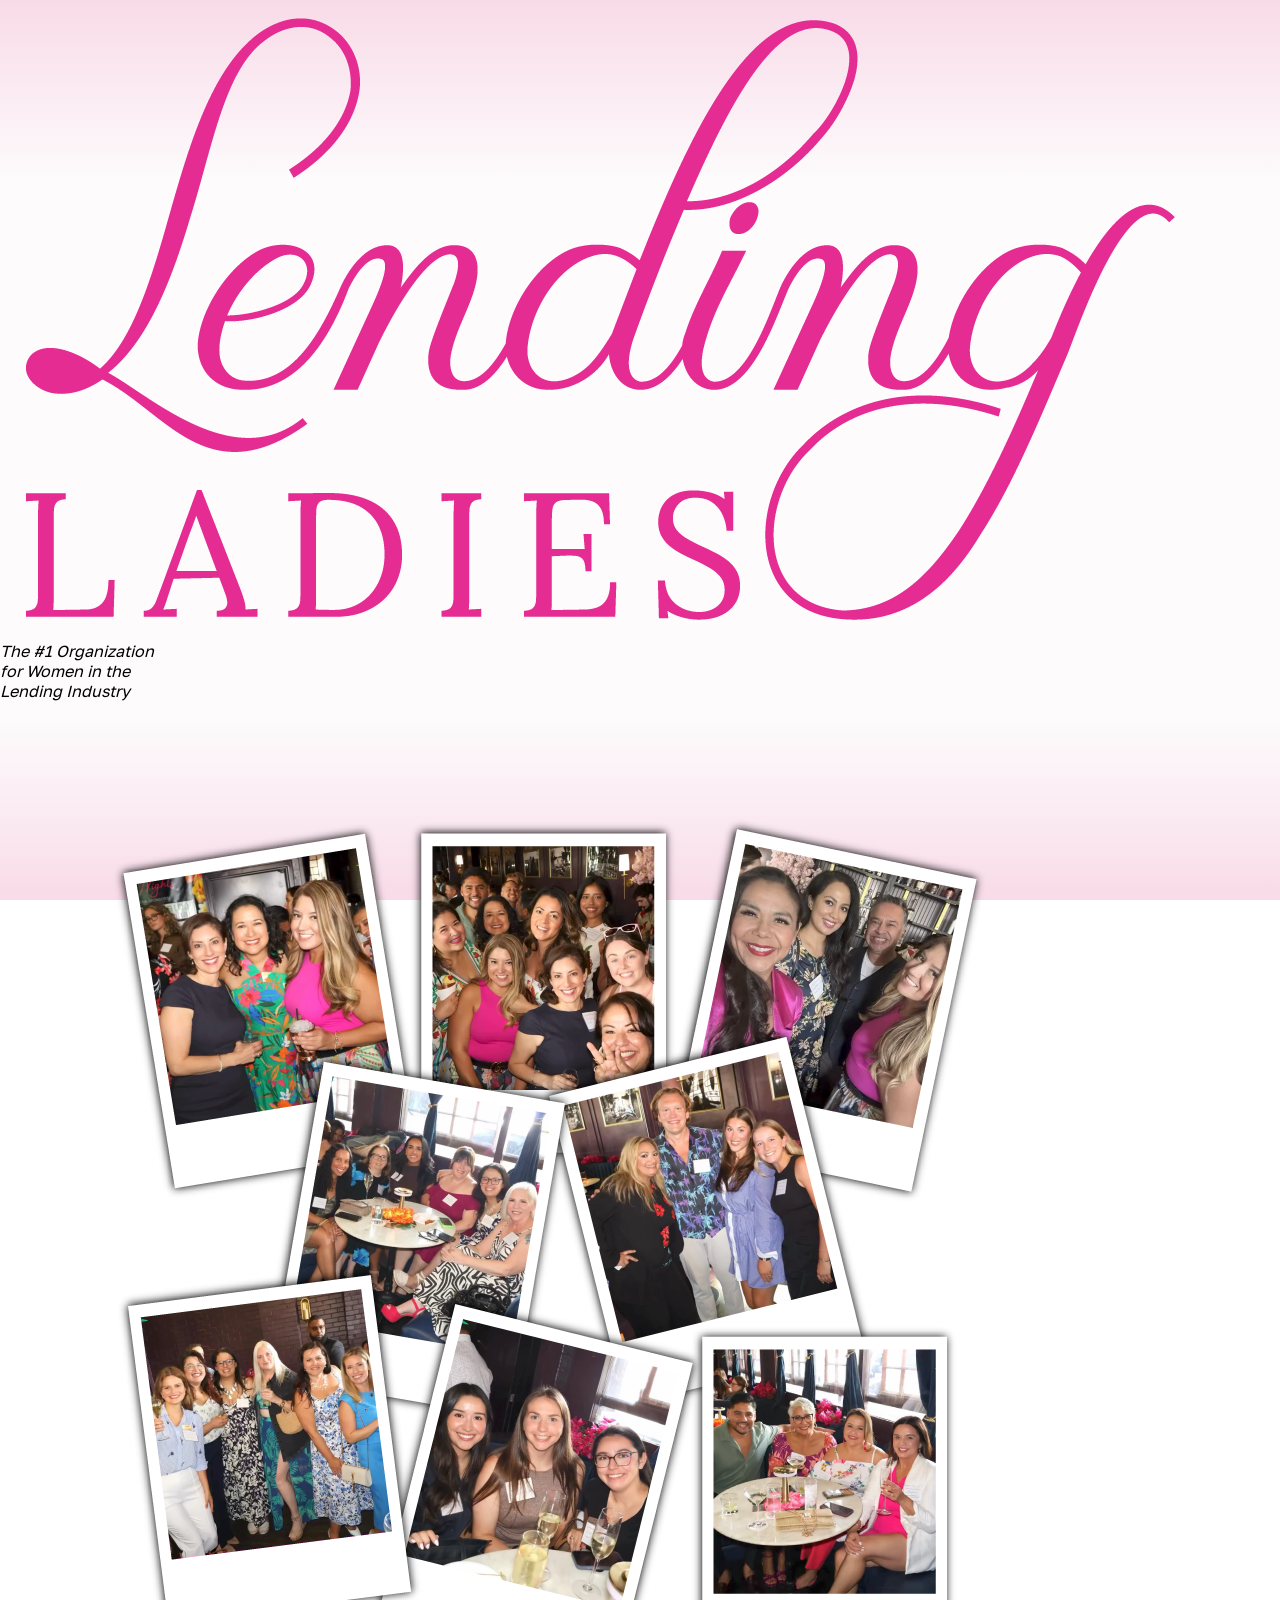
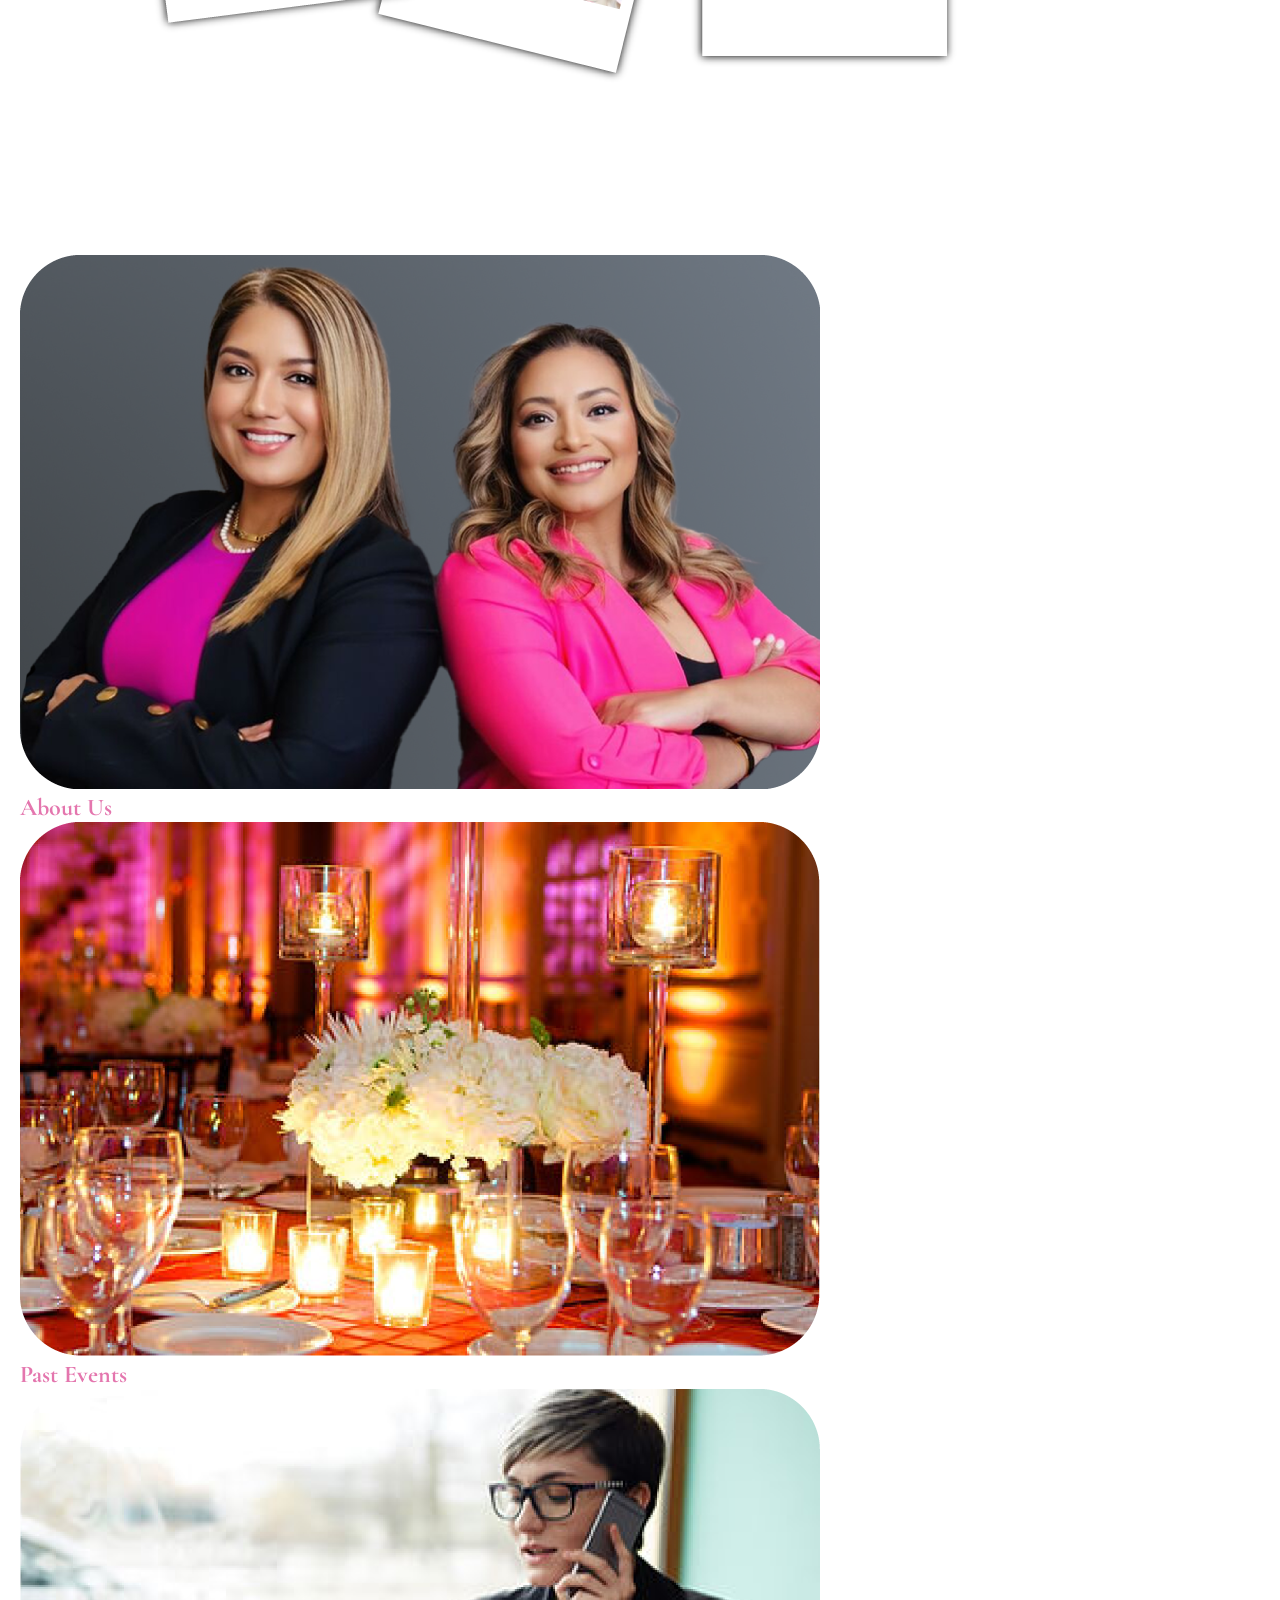
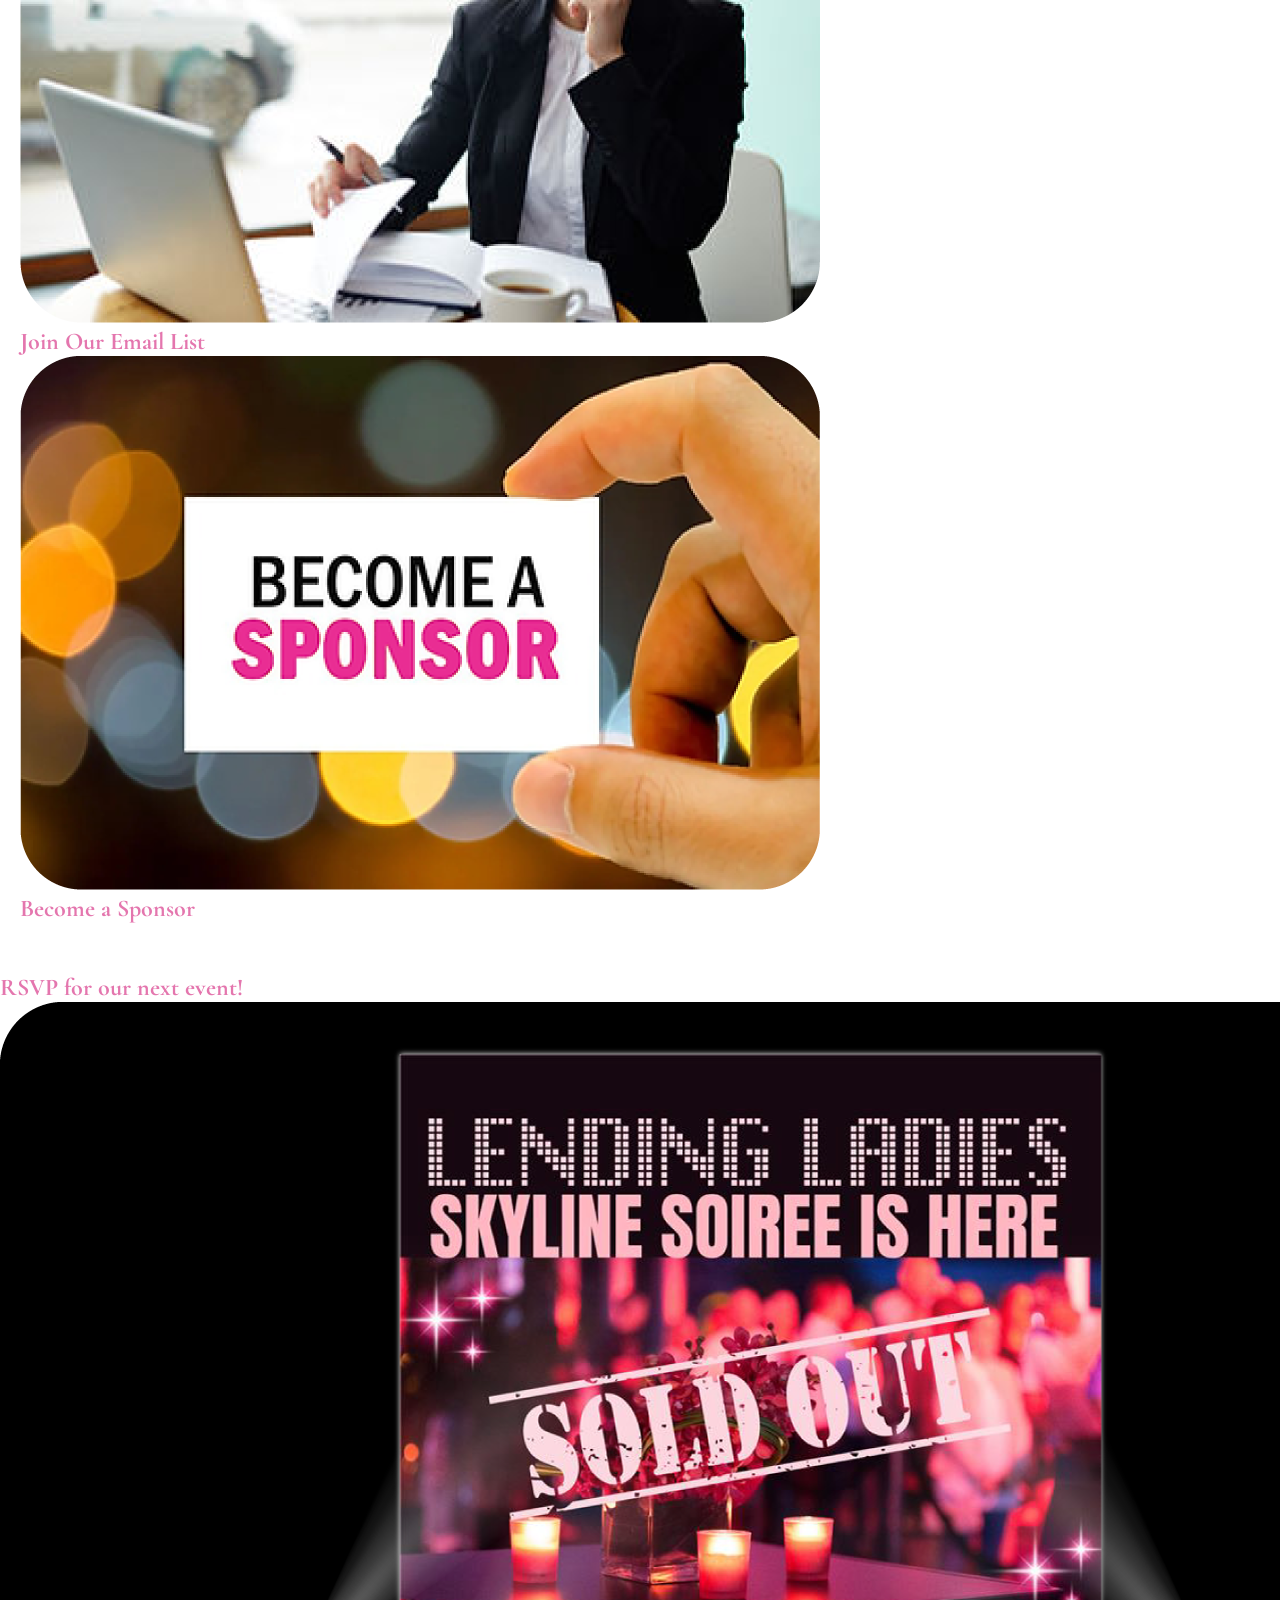
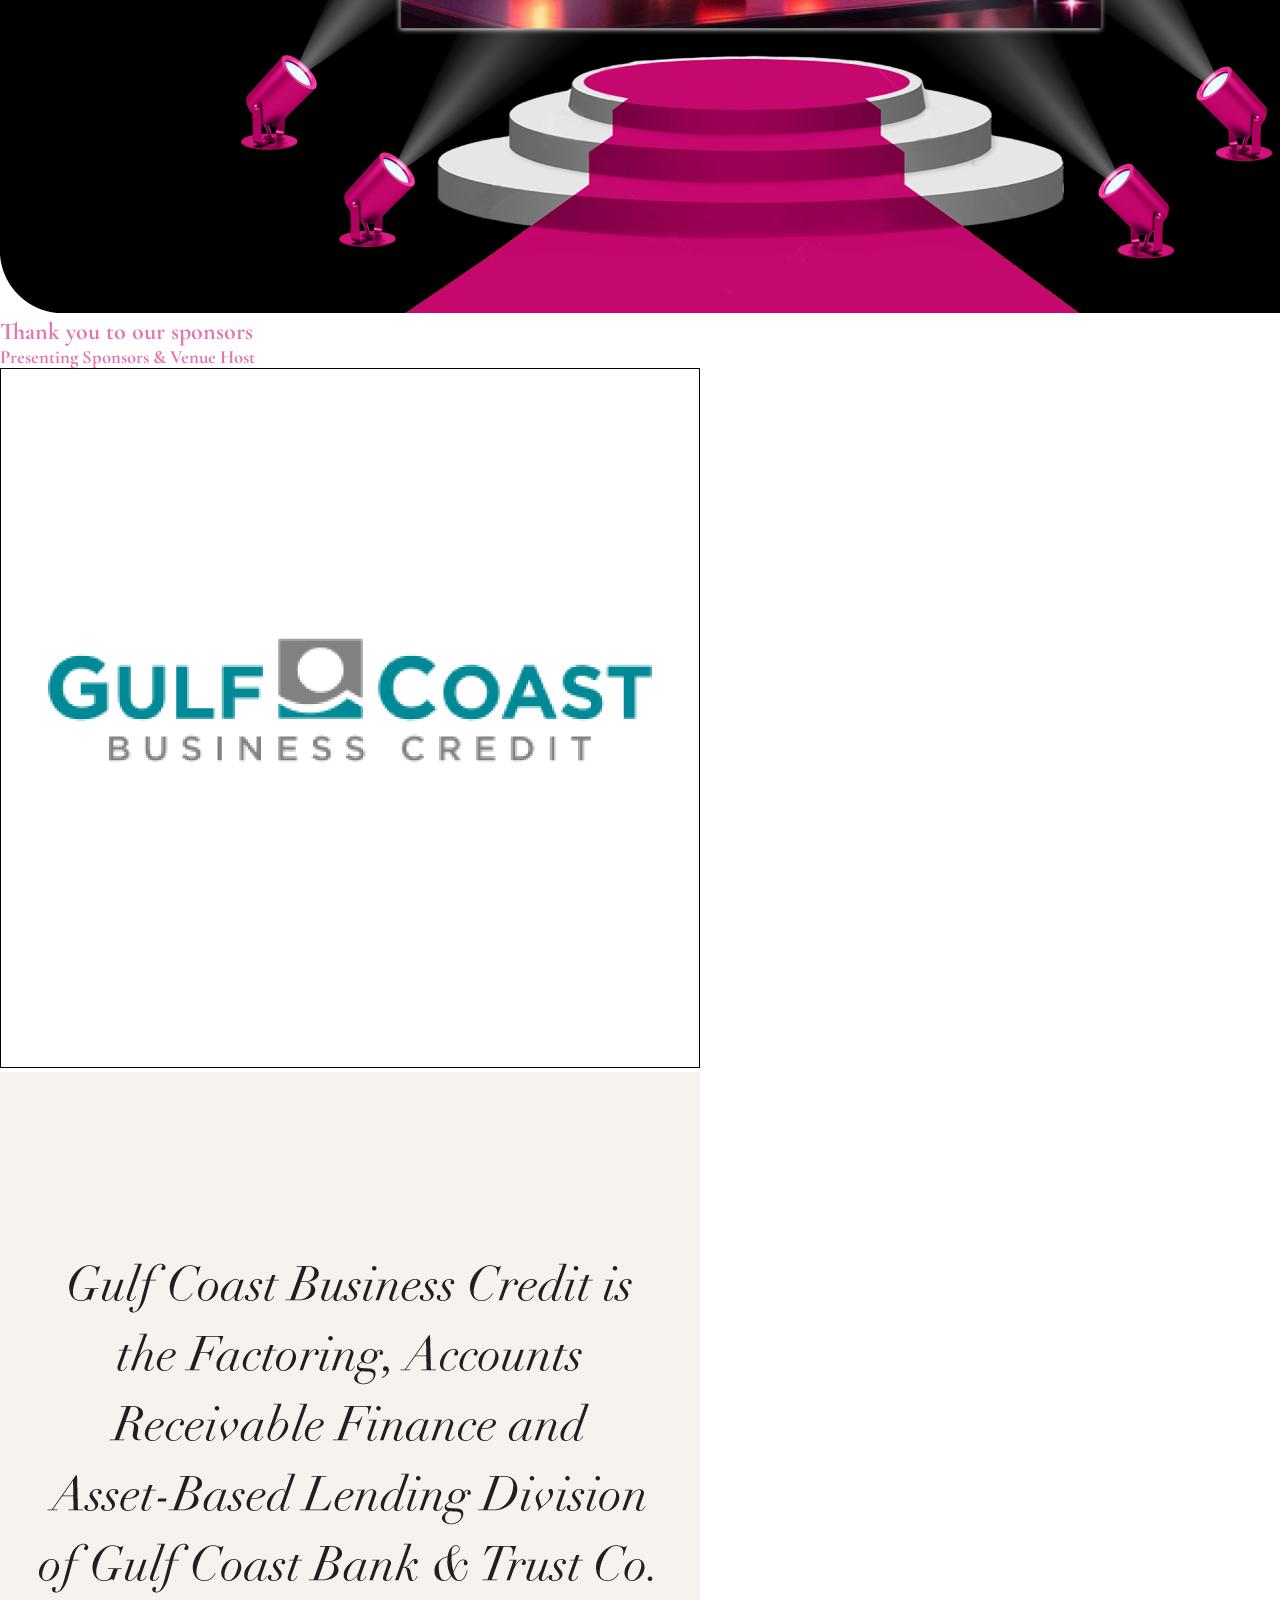
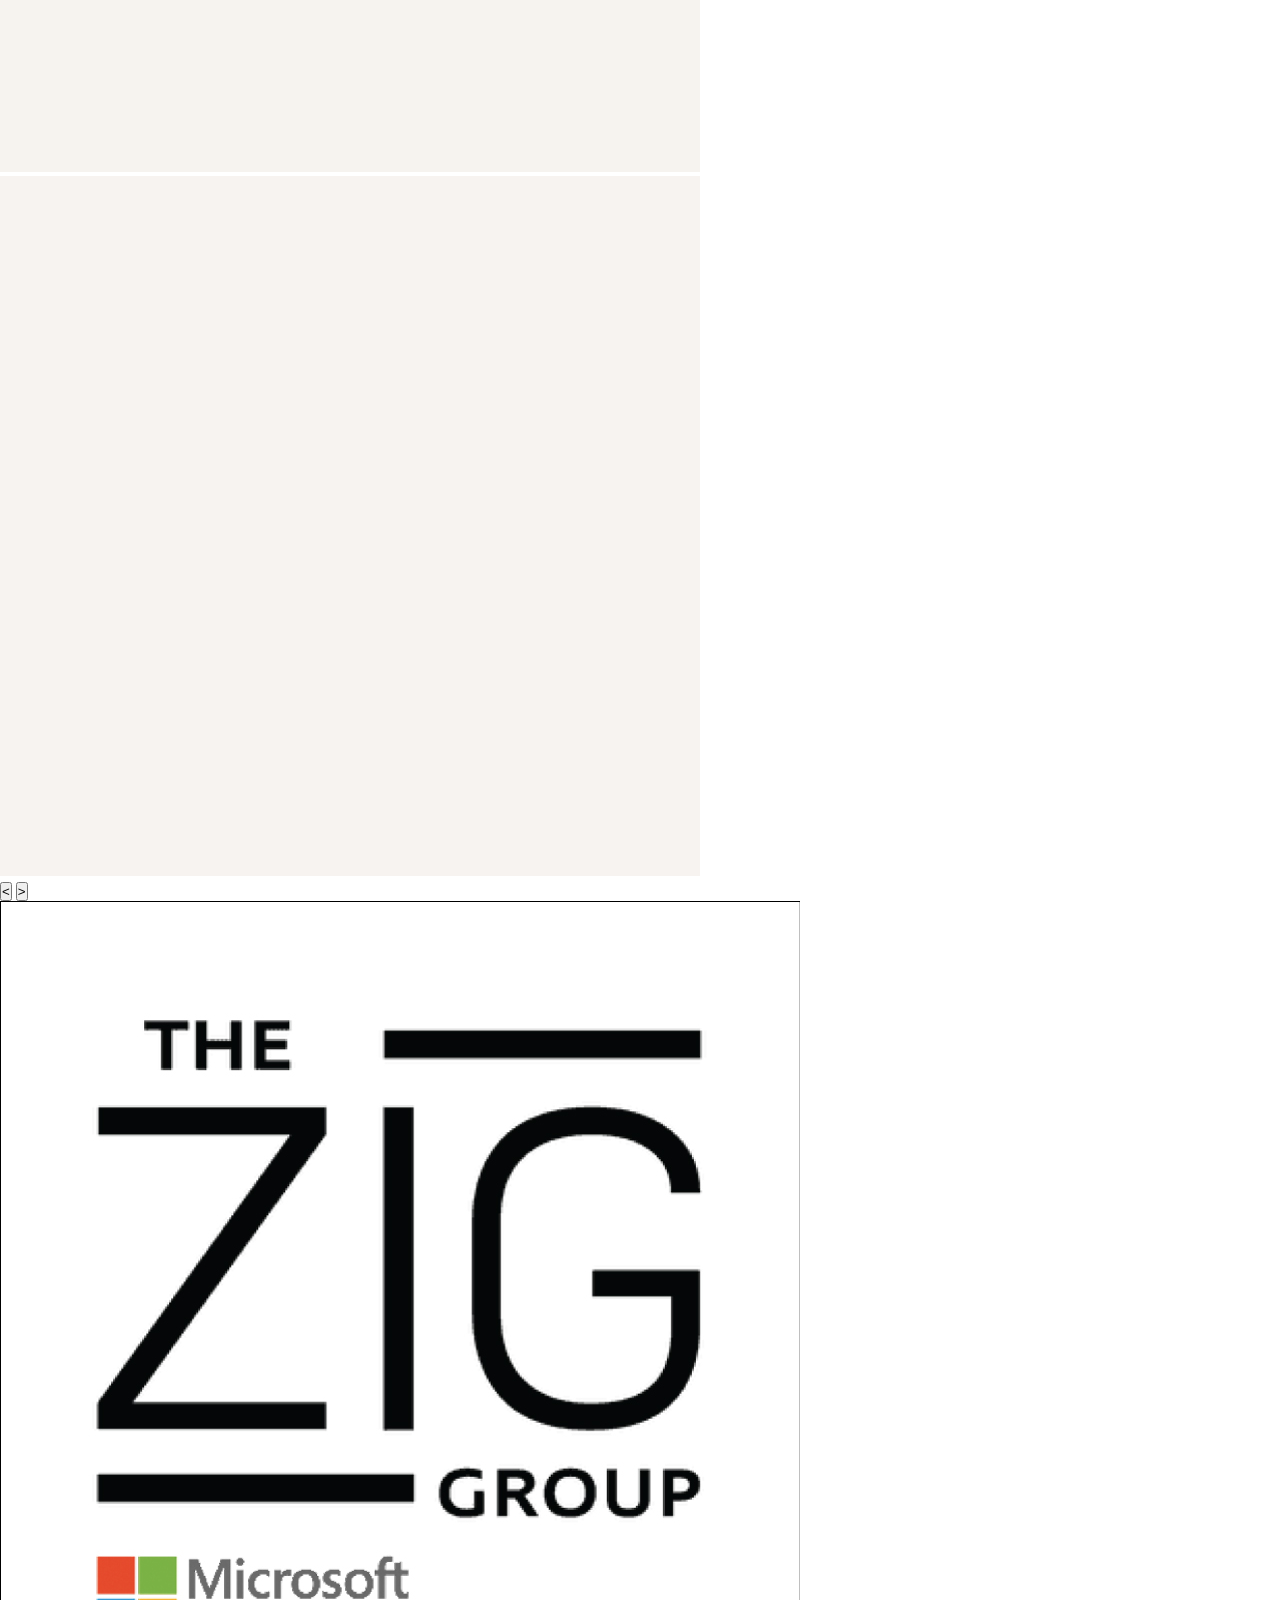
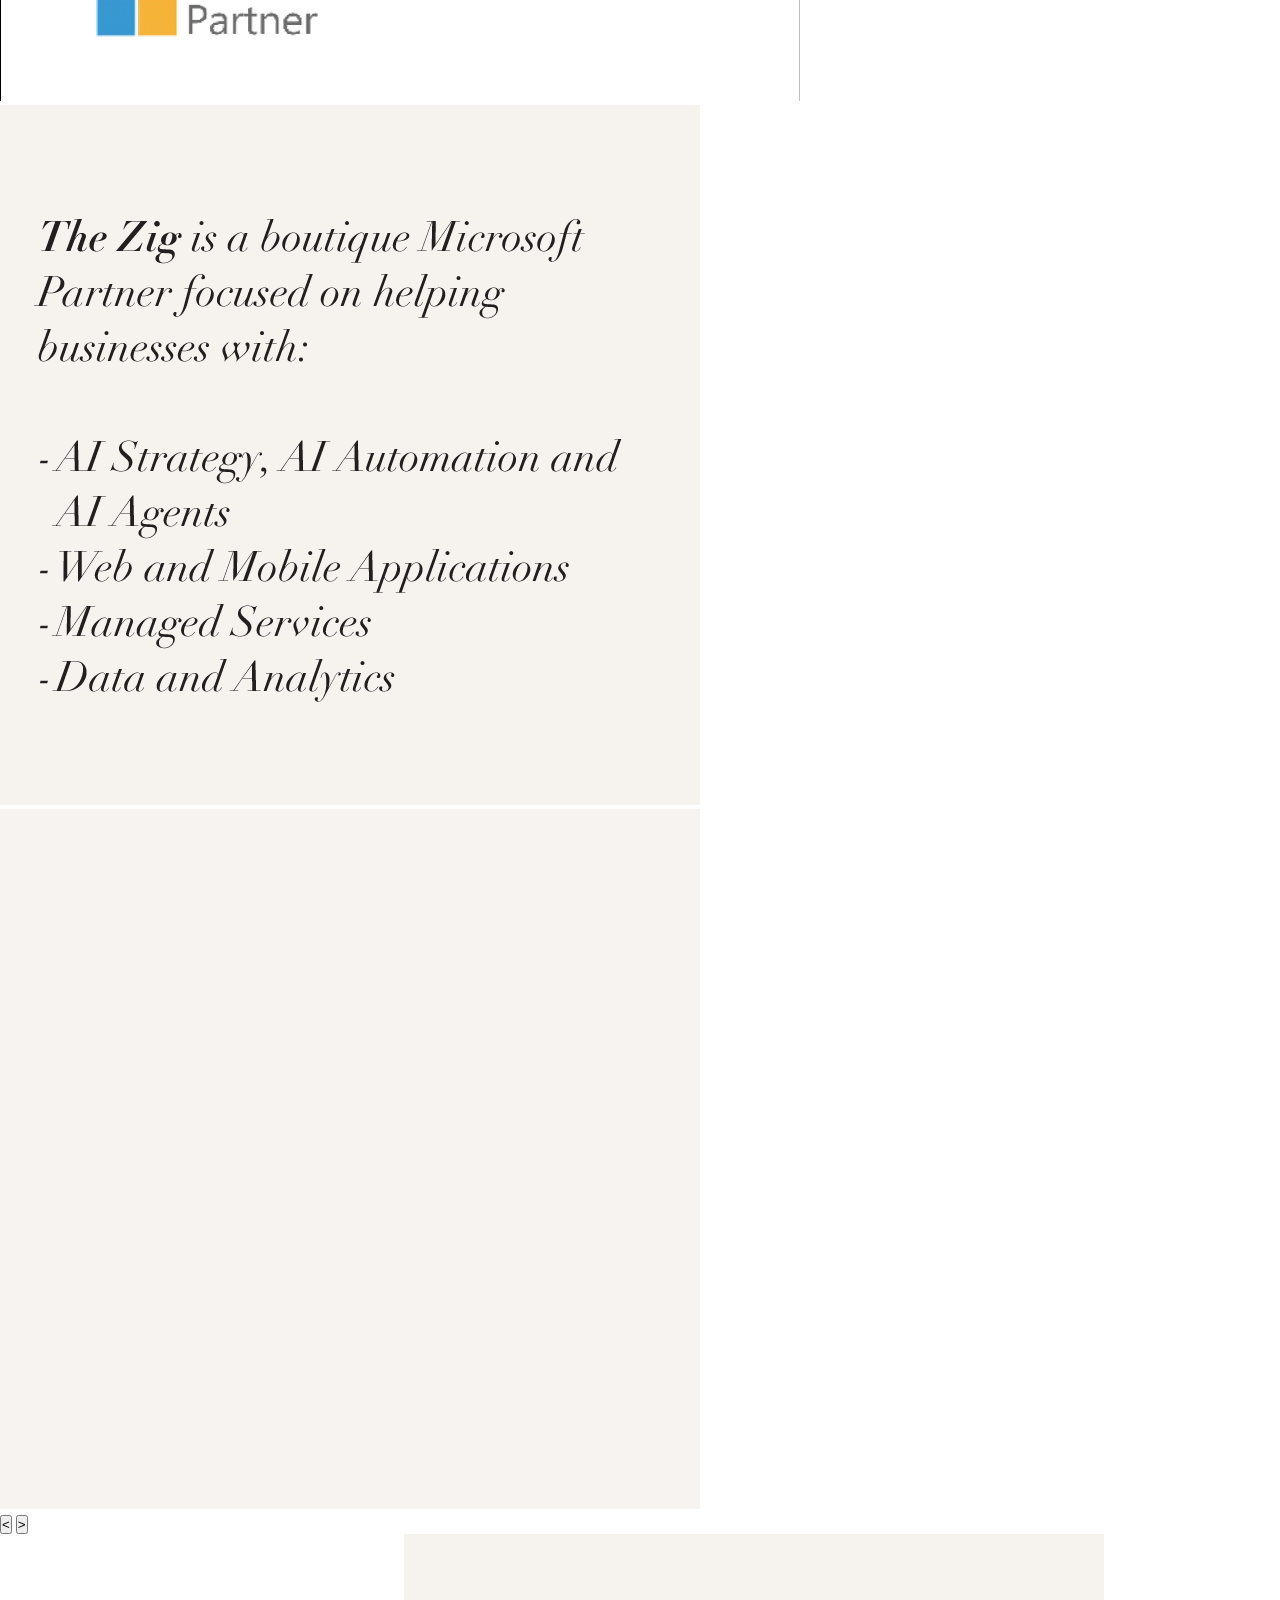
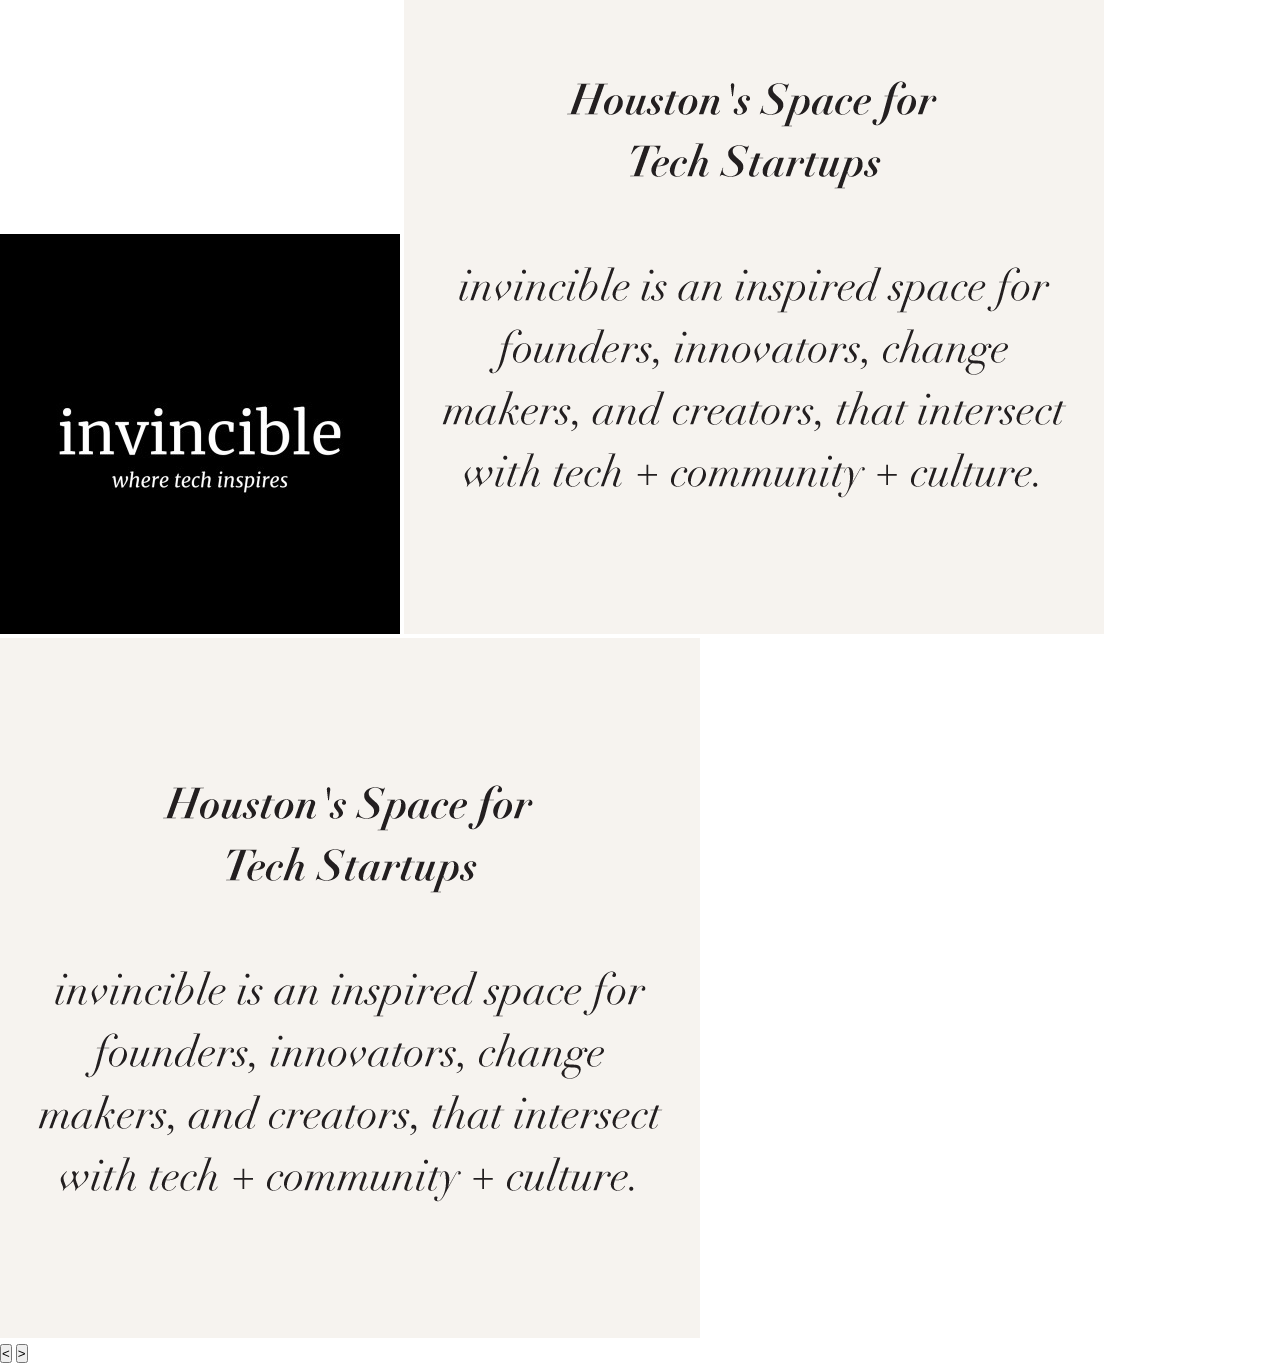
<file: Index.html>
<!DOCTYPE html>
<html lang="en">
<head>
    <meta charset="UTF-8">
    <meta name="viewport" content="width=device-width, initial-scale=1.0">
    <title>Document</title>
    <link rel="stylesheet" href="style.css">
</head>
<body>
 <section class="intro-section">
    <div class="intro-container">
        <div class="column-left">
            <img src="img/LOGO LENDING LADIES.png" alt="Lending Ladies Logo" class="logo">
            <div class="tagline-box">
                <p>
                     <i>
            <span class="black-text">The</span> <span class="pink-text">#1 Organization</span><br>
            <span class="black-text">for Women in the</span><br>
            <span class="pink-text">Lending Industry</span>
        </i>
                </p>
            </div>
        </div>

        <div class="column-right">
            <img src="img/IMA-FOR-BG-COLLAGE.png" alt="Fotografía de la organización" class="photo-image">
        </div>
    </div>
</section>

<section class="card-feature-section">
    <div class="card-grid">
        <div class="card card-modal-open" id="card-about-us">
            <img src="img/Ima-box-1.png" alt="About Us" class="card-image">
            <div class="card-text">
                <h2 class="black-text">About Us</h2>
            </div>
        </div>

        <div class="card card-redirect" id="card-past-events">
            <img src="img/Ima-box-2.png" alt="Past Events" class="card-image">
            <div class="card-text">
                <h2>Past Events</h2>
            </div>
        </div>

        <div class="card card-modal-open" id="card-join-list">
            <img src="img/Ima-box-3.png" alt="Join Email List" class="card-image">
            <div class="card-text">
                <h2>Join Our Email List</h2>
            </div>
        </div>

        <div class="card card-modal-open" id="card-sponsor">
            <img src="img/Ima-box-4.png" alt="Become a Sponsor" class="card-image">
            <div class="card-text">
                <h2>Become a Sponsor</h2>
            </div>
        </div>
    </div>
</section>

<section class="rsvp-section">
    <h2 class="rsvp-header">RSVP for our next event!</h2>
    
    <div class="image-container">
        <img src="img/bg-escenario-pink-alfombra.png" alt="Imagen del Próximo Evento" class="event-image">
    </div>
</section>

<section class="sponsors-section">
    <h2 class="sponsors-header">Thank you to our sponsors</h2>
    <h3 class="sponsors-subheader">Presenting Sponsors & Venue Host</h3>

    <div class="sponsors-carousel-container">
        
        <div class="sponsor-slider" id="slider-1">
            <div class="slider-images">
                <img src="img/Logos-Sponsors---Gulf-Coast.jpg" alt="Sponsor Logo 1" class="slider-img">
                <img src="img/Text-Logos-1.png" alt="Sponsor Logo 2" class="slider-img">
                <img src="img/Logos-Sponsors---Fondo.jpg" alt="Sponsor Logo 3" class="slider-img">
            </div>
            <button class="nav-btn prev" data-slider="1">&lt;</button>
            <button class="nav-btn next" data-slider="1">&gt;</button>
        </div>

        <div class="sponsor-slider" id="slider-2">
            <div class="slider-images">
                <img src="img/Logos-Sponsors---The-Zig.jpg" alt="Sponsor Logo 4" class="slider-img">
                <img src="img/Text-Logos-2.png" alt="Sponsor Logo 5" class="slider-img">
                <img src="img/Logos-Sponsors---Fondo.jpg" alt="Sponsor Logo 6" class="slider-img">
            </div>
            <button class="nav-btn prev" data-slider="2">&lt;</button>
            <button class="nav-btn next" data-slider="2">&gt;</button>
        </div>

        <div class="sponsor-slider" id="slider-3">
            <div class="slider-images">
                <img src="img/invinciblespaces_logo (1).png" alt="Sponsor Logo 7" class="slider-img">
                <img src="img/Text-Logos-3.png" alt="Sponsor Logo 8" class="slider-img">
                <img src="img/Text-Logos-3.png" alt="Sponsor Logo 9" class="slider-img">
            </div>
            <button class="nav-btn prev" data-slider="3">&lt;</button>
            <button class="nav-btn next" data-slider="3">&gt;</button>
        </div>
    </div>
</section>

<div id="simpleModal" class="modal">
    <div class="modal-content">
        <span class="close-btn">&times;</span>
        <h3 id="modal-header">Título del Encabezado</h3>
        <p id="modal-body">Este es el cuadro de texto del contenido de la ventana emergente.</p>
    </div>
</div>

<div id="formModal" class="modal">
    <div class="modal-content form-modal-content">
        <span class="close-btn">&times;</span>
        <h3>Join Our Email List</h3>
        <form>
            <label for="name">Name:</label>
            <input type="text" id="name" name="name" required>

            <label for="email">Email:</label>
            <input type="email" id="email" name="email" required>

            <label for="tel">Telephone:</label>
            <input type="tel" id="tel" name="telephone">

            <button type="submit" class="btn-register">Register</button>
        </form>
    </div>
</div>

    <script src="script.js"></script>
</body>
</html>
</file>
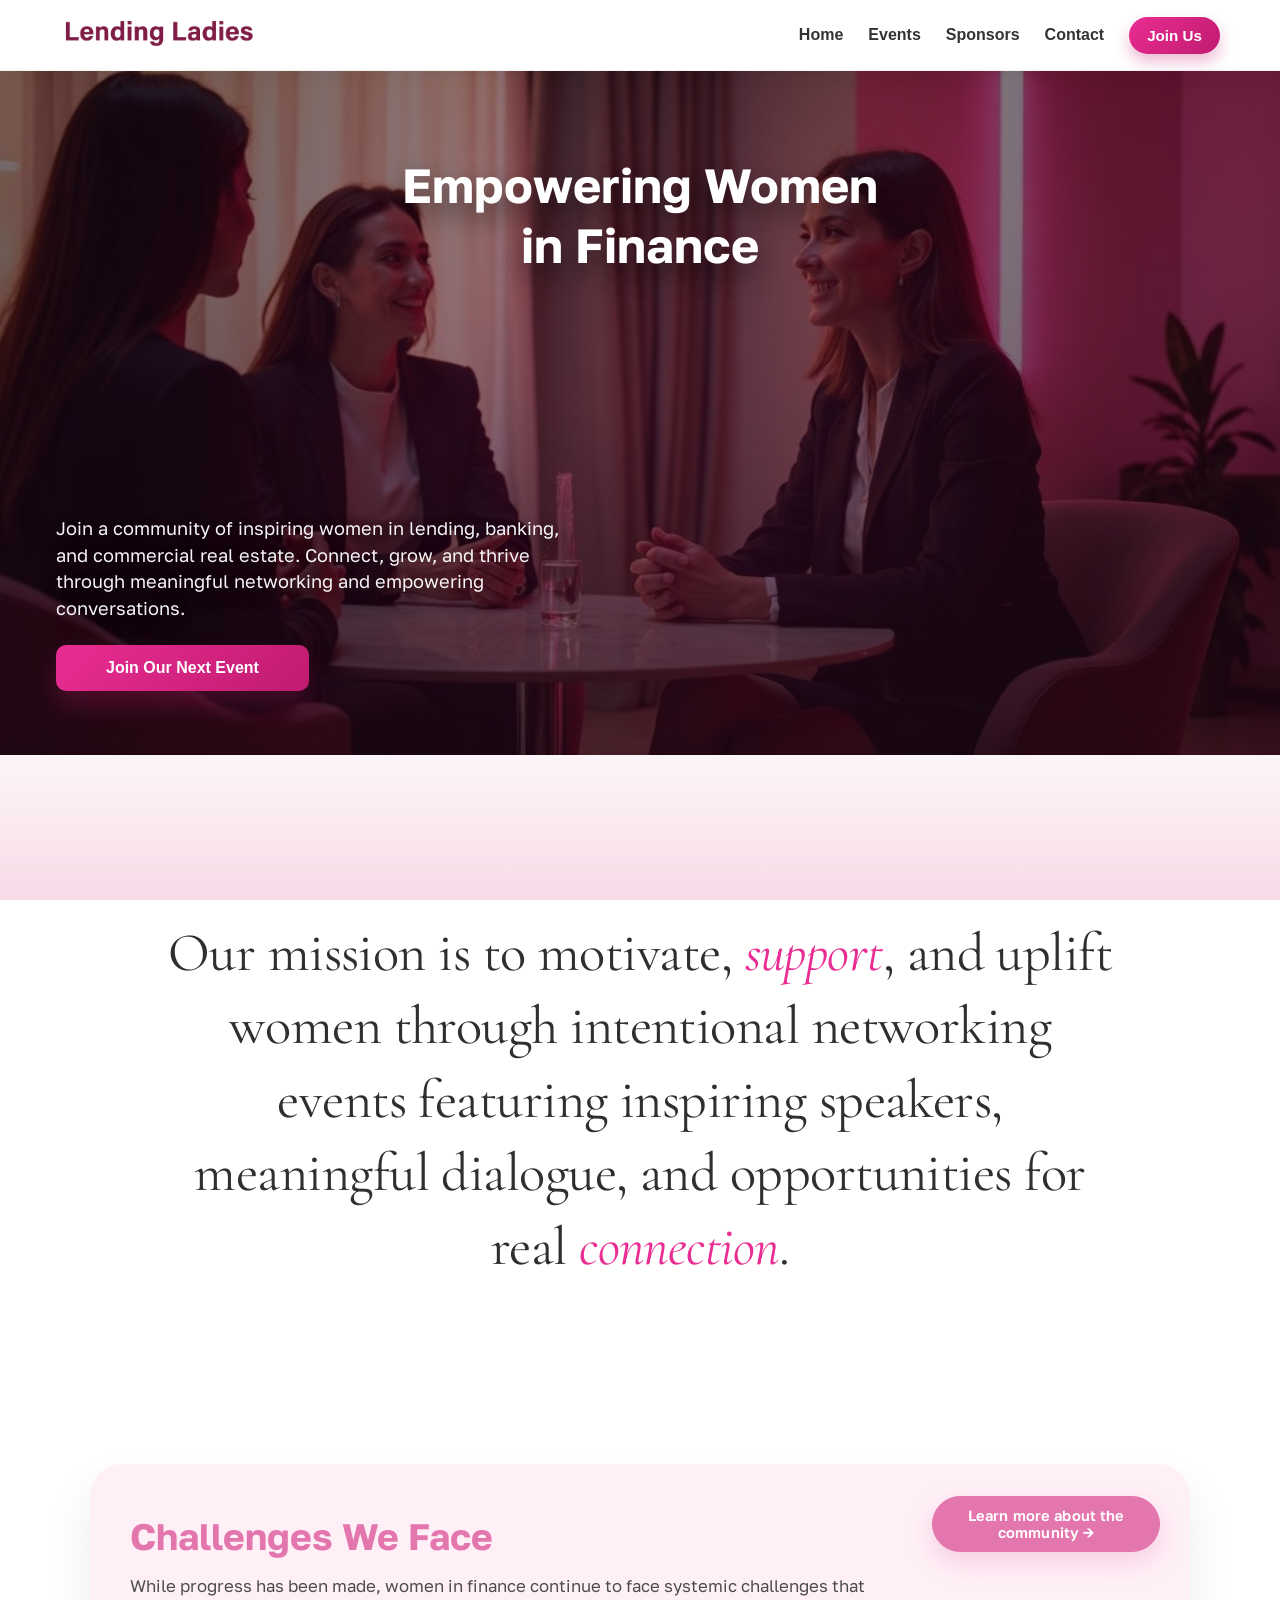
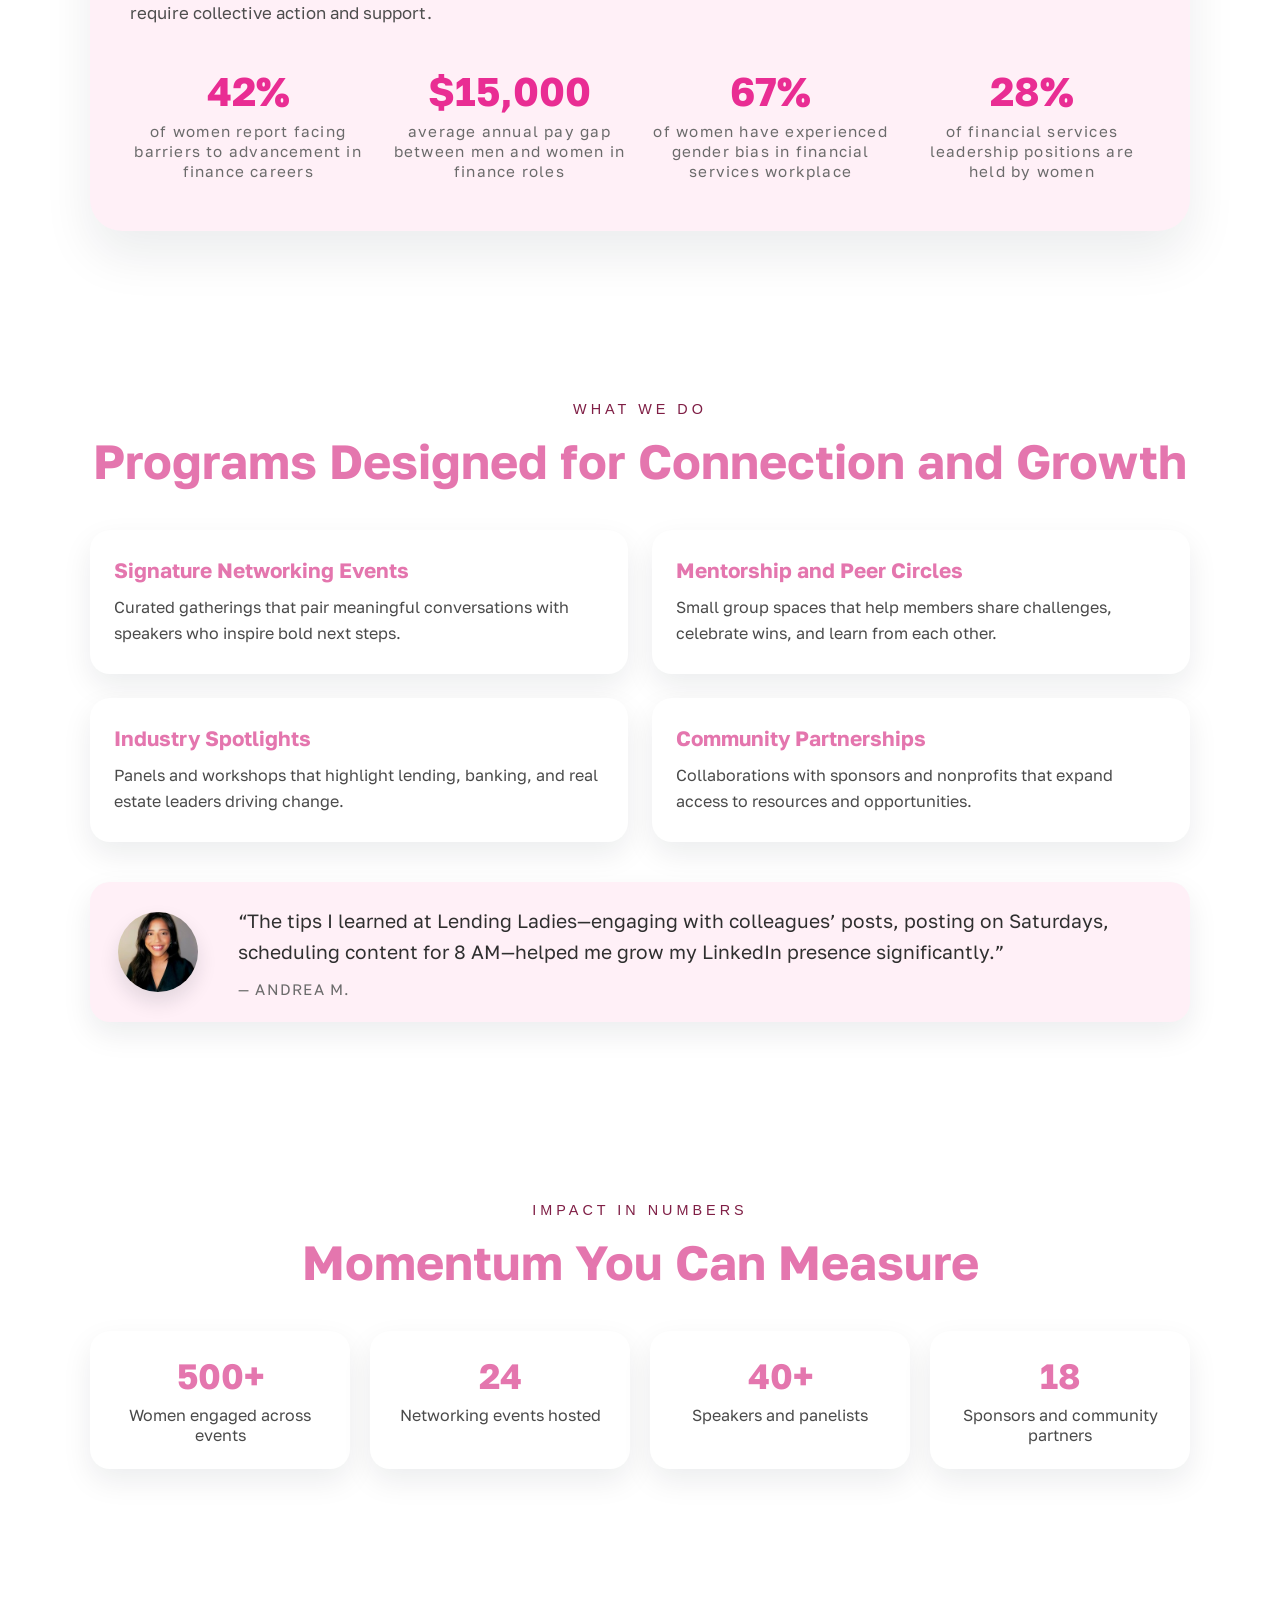
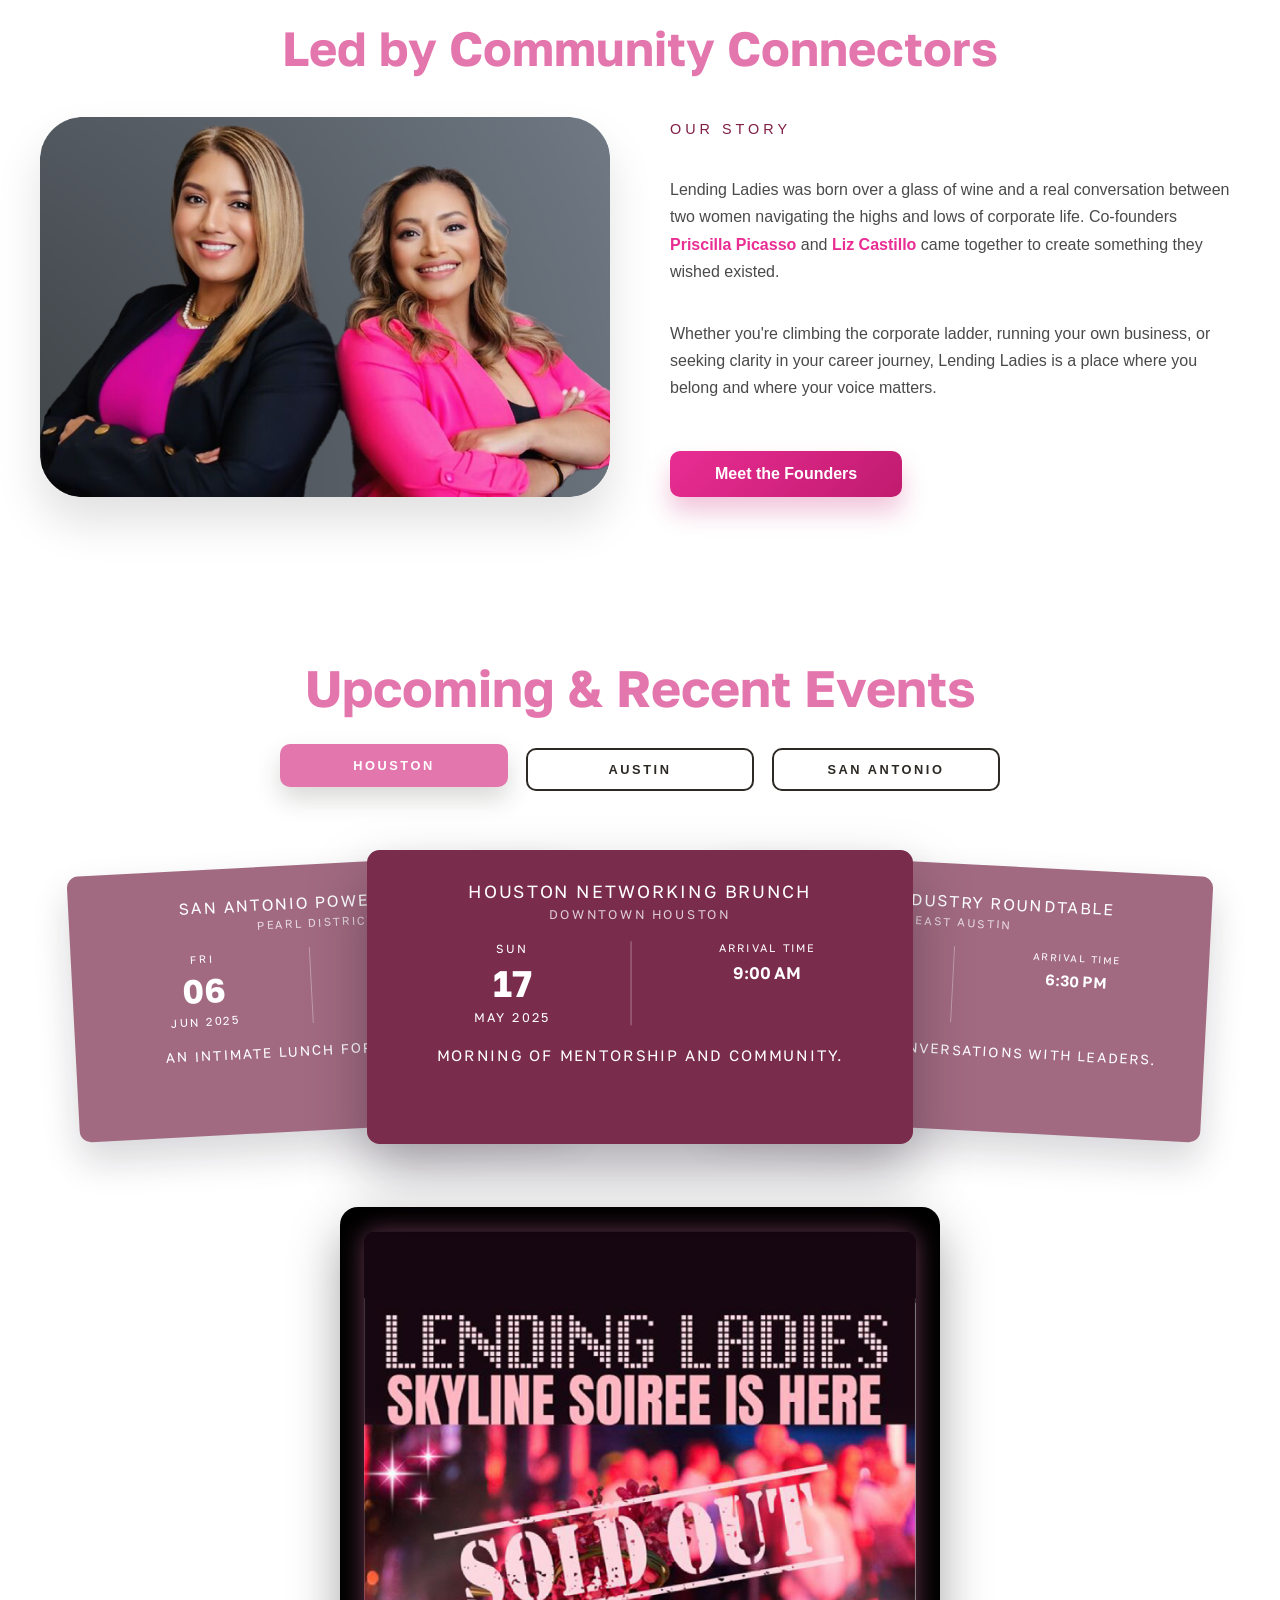
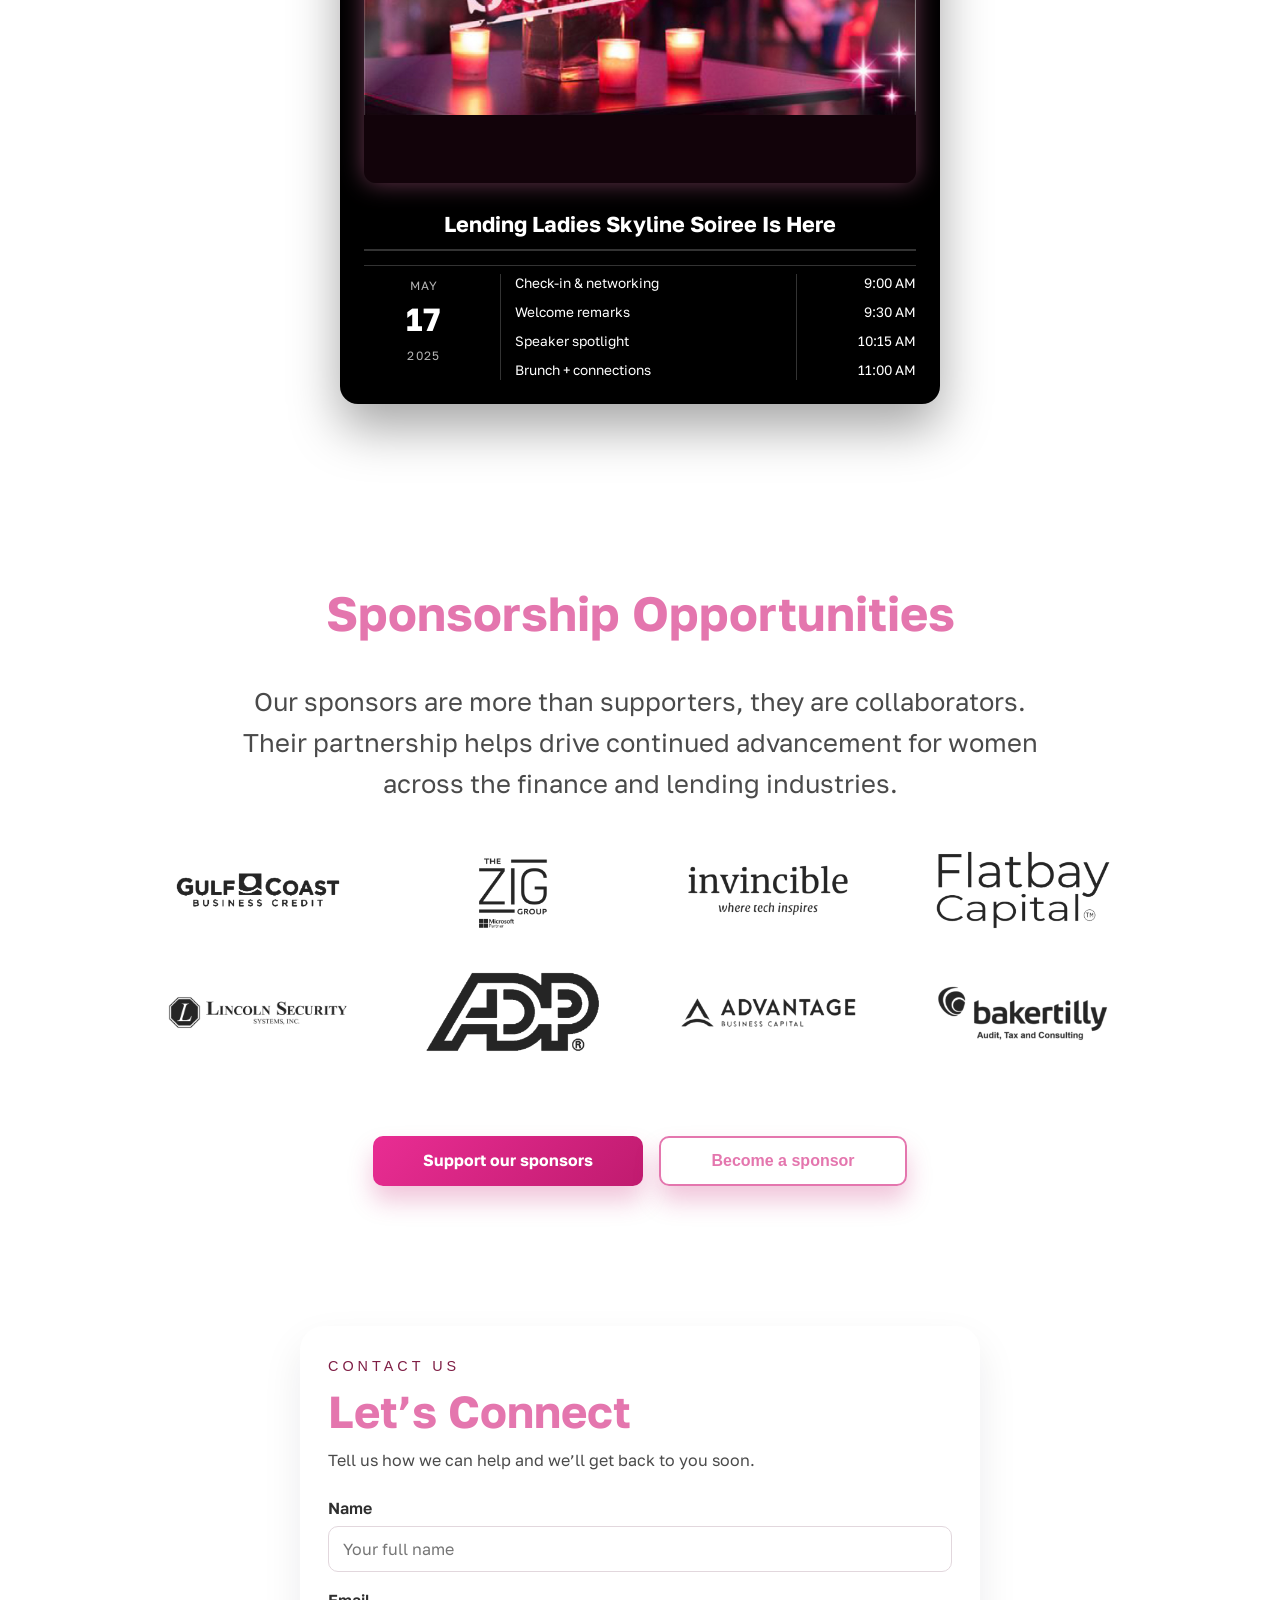
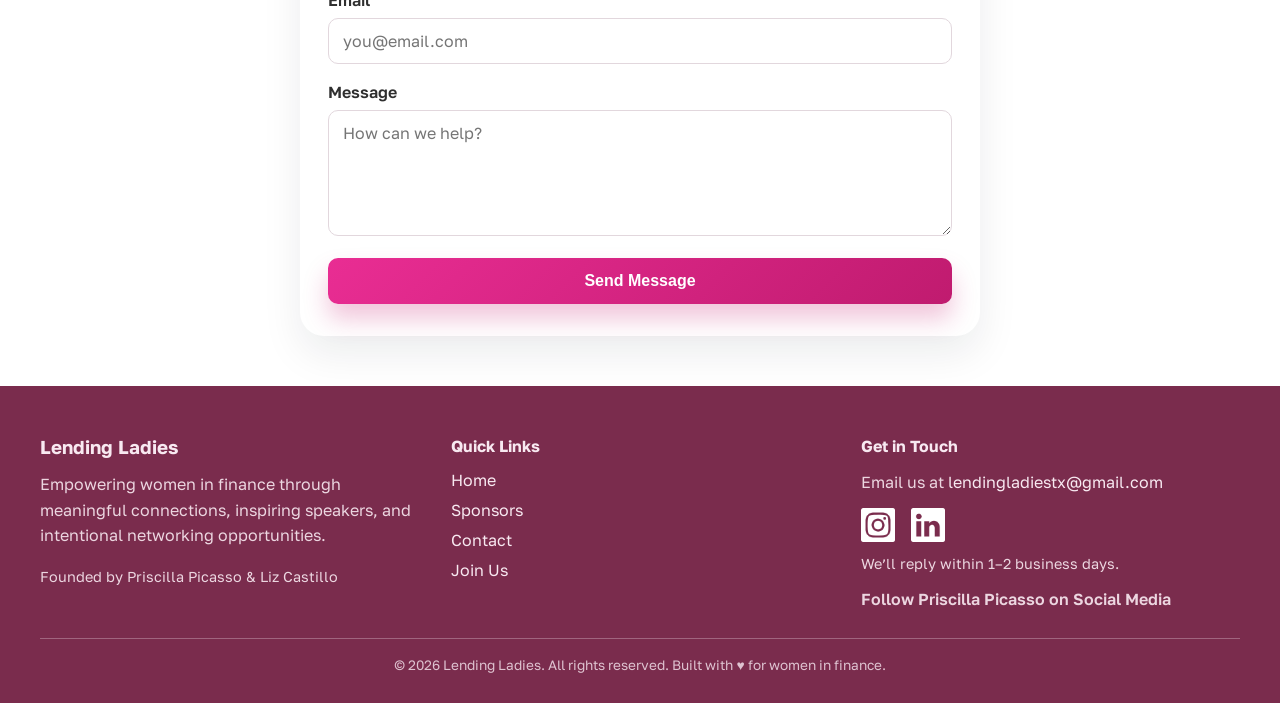
<file: index.html>
<!DOCTYPE html>
<html lang="en">
<head>
    <meta charset="UTF-8">
    <meta name="viewport" content="width=device-width, initial-scale=1.0">
    
    <title>Lending Ladies TX | Empowering Women in the Lending Industry</title>
    <meta name="description" content="The #1 Organization for Women in the Lending Industry in Texas. We are a community built to elevate, support, and connect women across all areas of the lending world.">
    
    <link rel="stylesheet" href="style.css">

    <meta property="og:title" content="Lending Ladies TX | Empowering Women in the Lending Industry">
    <meta property="og:description" content="Join the #1 community built to elevate, support, and connect women across all areas of the lending world in Texas.">
    <meta property="og:type" content="website">
    <meta property="og:url" content="https://adal2025.github.io/lendingladies/">
    
    <meta property="og:image" content="https://github.com/Adal2025/lendingladies/blob/main/img/Miniatura---Logo-Lending-ladies.jpg?raw=true">
    <meta property="og:image:secure_url" content="https://github.com/Adal2025/lendingladies/blob/main/img/Miniatura---Logo-Lending-ladies.jpg?raw=true">
    <meta property="og:image:width" content="1200">
    <meta property="og:image:height" content="952">
    <meta property="og:image:alt" content="Lending Ladies TX logo">
    
    <meta name="twitter:card" content="summary_large_image">
    <meta name="twitter:title" content="Lending Ladies TX | Empowering Women in the Lending Industry">
    <meta name="twitter:description" content="Join the #1 community built to elevate, support, and connect women across all areas of the lending world in Texas.">
    <meta name="twitter:image" content="https://github.com/Adal2025/lendingladies/blob/main/img/Miniatura---Logo-Lending-ladies.jpg?raw=true">

    <script src="https://www.google.com/recaptcha/api.js?onload=onRecaptchaLoad&render=explicit" async defer></script>

    <script type="application/ld+json"> {
          "@context": "https://schema.org",
  "@type": "WebSite",
  "url": "https://adal2025.github.io/lendingladies/",
  "name": "Lending Ladies TX | Empowering Women in the Lending Industry",
  "description": "The #1 Organization for Women in the Lending Industry in Texas. Join our community to elevate, support, and connect.",
  "image": "https://github.com/Adal2025/lendingladies/blob/main/img/Miniatura---Logo-Lending-ladies.jpg?raw=true" }
    </script>

</head>
<body>

<header class="site-header">
    <div class="nav-container">
        <a href="#home" class="nav-logo">
            <img src="img/LOGo-Lending-Ladies-v2.png" alt="Lending Ladies" />
        </a>

        <button class="nav-toggle" aria-label="Open navigation menu" aria-expanded="false">
            <span></span>
            <span></span>
            <span></span>
        </button>

        <div class="nav-menu">
            <nav class="nav-links">
                <a href="#home">Home</a>
                <a href="lending-ladies-events.html">Events</a>
                <a href="#sponsorship-opportunities">Sponsors</a>
                <a href="#contact">Contact</a>
            </nav>
            <a href="#formModal" class="nav-cta">Join Us</a>
        </div>
    </div>
</header>

<section id="hero" class="Hero section Copy">
    <div class="hero-section-copy-banner">
        <img src="img/networking-event-BP4hZBoG.jpg" alt="Women networking" class="hero-section-copy-image">
        <div class="hero-section-copy-overlay"></div>
        <div class="hero-section-copy-content">
            <h1>
                <span>Empowering Women</span>
                <span>in Finance</span>
            </h1>
            <div class="hero-section-copy-cta">
                <p>
                    Join a community of inspiring women in lending, banking, and commercial real estate.
                    Connect, grow, and thrive through meaningful networking and empowering conversations.
                </p>
                <button class="btn-primary" id="btn-next-event">Join Our Next Event</button>
            </div>
        </div>
    </div>
</section>

<section class="mission-section">
    <div class="mission-container">
        <p class="mission-statement">
            Our mission is to motivate, <span class="mission-highlight">support</span>, and uplift women through intentional networking events featuring inspiring speakers,
            meaningful dialogue, and opportunities for real <span class="mission-highlight">connection</span>.
        </p>
        <div class="mission-cards" style="display: none;">
            <div class="mission-card">
                <div class="mission-icon">
                    <svg viewBox="0 0 24 24" aria-hidden="true">
                        <path d="M12 21s-7-4.6-7-10a4 4 0 0 1 7-2.5A4 4 0 0 1 19 11c0 5.4-7 10-7 10z" />
                    </svg>
                </div>
                <h3>SUPPORT</h3>
                <p>A safe, empowering space for women to connect and grow together through shared experiences.</p>
            </div>
            <div class="mission-card">
                <div class="mission-icon">
                    <svg viewBox="0 0 24 24" aria-hidden="true">
                        <circle cx="8" cy="7" r="3" />
                        <circle cx="16" cy="7" r="3" />
                        <path d="M4 19a4 4 0 0 1 4-4h0a4 4 0 0 1 4 4" />
                        <path d="M12 19a4 4 0 0 1 4-4h0a4 4 0 0 1 4 4" />
                    </svg>
                </div>
                <h3>CONNECT</h3>
                <p>Build meaningful relationships with entrepreneurs, lenders, bankers, and real estate professionals.</p>
            </div>
            <div class="mission-card">
                <div class="mission-icon">
                    <svg viewBox="0 0 24 24" aria-hidden="true">
                        <circle cx="12" cy="12" r="8" />
                        <circle cx="12" cy="12" r="4" />
                        <circle cx="12" cy="12" r="1" />
                    </svg>
                </div>
                <h3>GROW</h3>
                <p>Advance your career through inspiring speakers, workshops, and opportunities for professional development.</p>
            </div>
        </div>
    </div>
</section>

<section class="challenges-wf-section">
    <div class="ready-card">
        <div class="ready-header">
            <div class="ready-text">
                <h2>Challenges We Face</h2>
                <p>While progress has been made, women in finance continue to face systemic challenges that require collective action and support.</p>
            </div>
            <a href="#join" class="ready-link">Learn more about the community →</a>
        </div>
        <div class="ready-stats">
            <div class="ready-stat">
                <span class="stat-number">42%</span>
                <span class="stat-label">of women report facing barriers to advancement in finance careers</span>
            </div>
            <div class="ready-stat">
                <span class="stat-number">$15,000</span>
                <span class="stat-label">average annual pay gap between men and women in finance roles</span>
            </div>
            <div class="ready-stat">
                <span class="stat-number">67%</span>
                <span class="stat-label">of women have experienced gender bias in financial services workplace</span>
            </div>
            <div class="ready-stat">
                <span class="stat-number">28%</span>
                <span class="stat-label">of financial services leadership positions are held by women</span>
            </div>
        </div>
    </div>
</section>

<section class="what-we-do-section">
    <div class="services-container">
        <p class="eyebrow">WHAT WE DO</p>
        <h2 class="services-title">Programs Designed for Connection and Growth</h2>
        <div class="services-grid">
            <div class="service-card">
                <h3 class="service-title">Signature Networking Events</h3>
                <p class="service-text">
                    Curated gatherings that pair meaningful conversations with speakers who inspire bold next steps.
                </p>
            </div>
            <div class="service-card">
                <h3 class="service-title">Mentorship and Peer Circles</h3>
                <p class="service-text">
                    Small group spaces that help members share challenges, celebrate wins, and learn from each other.
                </p>
            </div>
            <div class="service-card">
                <h3 class="service-title">Industry Spotlights</h3>
                <p class="service-text">
                    Panels and workshops that highlight lending, banking, and real estate leaders driving change.
                </p>
            </div>
            <div class="service-card">
                <h3 class="service-title">Community Partnerships</h3>
                <p class="service-text">
                    Collaborations with sponsors and nonprofits that expand access to resources and opportunities.
                </p>
            </div>
        </div>
        <div class="impact-quote">
            <img src="img/Andrea Martinez.jpg" alt="Andrea M." class="impact-quote-avatar">
            <div class="impact-quote-body">
                <p class="impact-quote-text">
                    “The tips I learned at Lending Ladies—engaging with colleagues’ posts, posting on Saturdays, scheduling content for 8 AM—helped me grow my LinkedIn presence significantly.”
                </p>
                <p class="impact-quote-author">— Andrea M.</p>
            </div>
        </div>
    </div>
</section>

<section class="impact-in-numbers-section">
    <div class="impact-container">
        <p class="eyebrow">IMPACT IN NUMBERS</p>
        <h2 class="impact-title">Momentum You Can Measure</h2>
        <div class="impact-grid">
            <div class="impact-card">
                <p class="impact-number">500+</p>
                <p class="impact-label">Women engaged across events</p>
            </div>
            <div class="impact-card">
                <p class="impact-number">24</p>
                <p class="impact-label">Networking events hosted</p>
            </div>
            <div class="impact-card">
                <p class="impact-number">40+</p>
                <p class="impact-label">Speakers and panelists</p>
            </div>
            <div class="impact-card">
                <p class="impact-number">18</p>
                <p class="impact-label">Sponsors and community partners</p>
            </div>
        </div>
    </div>
</section>

<section class="story-section">
    <h2 class="services-title">Led by Community Connectors</h2>
    <div class="story-container">
        <div class="story-media">
            <img src="img/Ima-box-1.png" alt="Founders connecting over a toast">
        </div>
        <div class="story-content">
            <p class="eyebrow">OUR STORY</p>
            <p>
                Lending Ladies was born over a glass of wine and a real conversation between two women navigating the highs and lows of corporate life.
                Co-founders <span class="highlight">Priscilla Picasso</span> and <span class="highlight">Liz Castillo</span> came together to create something they wished existed.
            </p>
            <p>
                Whether you're climbing the corporate ladder, running your own business, or seeking clarity in your career journey,
                Lending Ladies is a place where you belong and where your voice matters.
            </p>
            <button class="btn-primary story-btn" id="btn-meet-founders">
                Meet the Founders
            </button>
        </div>
    </div>
</section>

<section id="events" class="upcoming-events-section">
    <div class="city-tabs-header">
        <h2 class="city-tabs-title">Upcoming &amp; Recent Events</h2>
    </div>
    <div class="city-tabs-controls" role="tablist" aria-label="City events">
        <button class="city-tab active" type="button" role="tab" aria-selected="true" data-city="houston" data-post="img/Skyline-Soiree-Post.jpg" data-post-alt="Skyline Soiree post" data-title="Lending Ladies Skyline Soiree Is Here" data-month="MAY" data-day="17" data-year="2025" data-agenda="Check-in & networking|Welcome remarks|Speaker spotlight|Brunch + connections" data-times="9:00 AM|9:30 AM|10:15 AM|11:00 AM">Houston</button>
        <button class="city-tab" type="button" role="tab" aria-selected="false" data-city="austin" data-post="img/Panel Driven Conversation - post.png" data-post-alt="Panel Driven Conversation post" data-title="Austin Industry Roundtable" data-month="MAY" data-day="21" data-year="2025" data-agenda="Doors open|Panel kickoff|Audience Q&A|Networking mixer" data-times="6:00 PM|6:30 PM|7:15 PM|8:00 PM">Austin</button>
        <button class="city-tab" type="button" role="tab" aria-selected="false" data-city="san-antonio" data-post="img/Intimate Lunch - Post.png" data-post-alt="Intimate Lunch post" data-title="San Antonio Power Lunch" data-month="JUN" data-day="06" data-year="2025" data-agenda="Welcome toast|Featured talk|Power lunch|Connection circle" data-times="12:00 PM|12:20 PM|12:45 PM|1:30 PM">San Antonio</button>
    </div>
    <div class="city-ticket-stage" aria-live="polite">
        <div class="city-ticket-stack">
            <article class="city-ticket-card is-active" data-city="houston">
                <div class="ticket-header">
                    <p class="ticket-venue">Houston Networking Brunch</p>
                    <p class="ticket-address">Downtown Houston</p>
                </div>
                <div class="ticket-details">
                    <div class="ticket-date">
                        <p class="ticket-day">SUN</p>
                        <p class="ticket-number">17</p>
                        <p class="ticket-month">MAY 2025</p>
                    </div>
                    <div class="ticket-time">
                        <p class="ticket-time-label">ARRIVAL TIME</p>
                        <p class="ticket-time-value">9:00 AM</p>
                    </div>
                </div>
                <div class="ticket-footer">
                    <p class="ticket-title">Morning of mentorship and community.</p>
                </div>
            </article>
            <article class="city-ticket-card is-right" data-city="austin">
                <div class="ticket-header">
                    <p class="ticket-venue">Austin Industry Roundtable</p>
                    <p class="ticket-address">East Austin</p>
                </div>
                <div class="ticket-details">
                    <div class="ticket-date">
                        <p class="ticket-day">WED</p>
                        <p class="ticket-number">21</p>
                        <p class="ticket-month">MAY 2025</p>
                    </div>
                    <div class="ticket-time">
                        <p class="ticket-time-label">ARRIVAL TIME</p>
                        <p class="ticket-time-value">6:30 PM</p>
                    </div>
                </div>
                <div class="ticket-footer">
                    <p class="ticket-title">Panel-driven conversations with leaders.</p>
                </div>
            </article>
            <article class="city-ticket-card is-left" data-city="san-antonio">
                <div class="ticket-header">
                    <p class="ticket-venue">San Antonio Power Lunch</p>
                    <p class="ticket-address">Pearl District</p>
                </div>
                <div class="ticket-details">
                    <div class="ticket-date">
                        <p class="ticket-day">FRI</p>
                        <p class="ticket-number">06</p>
                        <p class="ticket-month">JUN 2025</p>
                    </div>
                    <div class="ticket-time">
                        <p class="ticket-time-label">ARRIVAL TIME</p>
                        <p class="ticket-time-value">12:00 PM</p>
                    </div>
                </div>
                <div class="ticket-footer">
                    <p class="ticket-title">An intimate lunch for referrals.</p>
                </div>
            </article>
        </div>
    </div>
    <div class="city-post">
        <div class="city-post-card">
            <div class="city-post-poster">
                <img src="img/Skyline-Soiree-Post.jpg" alt="Skyline Soiree post" class="city-post-image">
            </div>
            <div class="city-post-title-wrap">
                <h3 class="city-post-title">Lending Ladies Skyline Soiree Is Here</h3>
                <span class="city-post-divider" aria-hidden="true"></span>
            </div>
            <div class="city-post-schedule">
                <div class="city-post-date">
                    <span class="city-post-month">MAY</span>
                    <span class="city-post-day">17</span>
                    <span class="city-post-year">2025</span>
                </div>
                <ul class="city-post-agenda">
                    <li>Check-in &amp; networking</li>
                    <li>Welcome remarks</li>
                    <li>Speaker spotlight</li>
                    <li>Brunch + connections</li>
                </ul>
                <ul class="city-post-times">
                    <li>9:00 AM</li>
                    <li>9:30 AM</li>
                    <li>10:15 AM</li>
                    <li>11:00 AM</li>
                </ul>
            </div>
        </div>
    </div>
</section>

<section id="sponsorship-opportunities" class="sponsor-opps-section">
    <div class="sponsor-opps-container">
        <h2 class="services-title">Sponsorship Opportunities</h2>
        <p class="sponsor-opps-text">
            Our sponsors are more than supporters, they are collaborators. Their partnership helps drive continued advancement for women across the finance and lending industries.
        </p>
        <div class="sponsor-opps-logos">
            <div class="sponsor-opps-row">
                <img src="img/Gulf-Coast---BN-ok.png" alt="Gulf Coast Business Credit logo">
                <img src="img/The-zig---BN-ok.png" alt="The Sig Group logo">
                <img src="img/Invincible--BN.png" alt="Invincible Spaces logo">
                <img src="img/Flatbay---BN-ok.png" alt="Flatbay logo">
            </div>
            <div class="sponsor-opps-row">
                <img src="img/Lincoln-Security-Horizontal-BN.png" alt="Lincoln Security Systems LLC Logo">
                <img src="img/ADP---BN-ok.png" alt="ADP logo">
                <img src="img/Advantage---BN-ok.png" alt="Advantage logo">
                <img src="img/Bakertilly---BN.png" alt="Bakertily logo">
            </div>
        </div>
        <div class="sponsor-opps-actions">
            <a class="btn-primary" href="#sponsors">Support our sponsors</a>
            <button class="btn-primary sponsor-opps-btn-outline" type="button" id="btn-sponsor-opps">
                Become a sponsor
            </button>
        </div>
    </div>
</section>

<section id="contact" class="contact-section">
    <div class="contact-container">
        <div class="contact-card contact-form-card">
            <p class="eyebrow">CONTACT US</p>
            <h2 class="contact-title">Let’s Connect</h2>
            <p class="contact-subtitle">
                Tell us how we can help and we’ll get back to you soon.
            </p>
            <form id="contactForm" action="https://formspree.io/f/mwvvpvlb" method="POST">
                <input type="hidden" name="form_type" value="contact">
                <div class="contact-field">
                    <label for="contact-name">Name</label>
                    <input type="text" id="contact-name" name="name" placeholder="Your full name" required>
                </div>
                <div class="contact-field">
                    <label for="contact-email">Email</label>
                    <input type="email" id="contact-email" name="email" placeholder="you@email.com" required>
                </div>
                <div class="contact-field">
                    <label for="contact-message">Message</label>
                    <textarea id="contact-message" name="message" rows="5" placeholder="How can we help?" required></textarea>
                </div>
                <div class="contact-field">
                    <div id="recaptcha-contact" class="recaptcha-container g-recaptcha"></div>
                </div>
                <button type="submit" class="btn-primary">Send Message</button>
                <p class="form-status" role="status" aria-live="polite"></p>
            </form>
    </div>
</section>

<footer class="site-footer">
    <div class="site-footer-inner">
        <div class="site-footer-col">
            <h3>Lending Ladies</h3>
            <p>
                Empowering women in finance through meaningful connections,
                inspiring speakers, and intentional networking opportunities.
            </p>
            <p class="site-footer-founded">Founded by Priscilla Picasso &amp; Liz Castillo</p>
        </div>
        <div class="site-footer-col">
            <h4>Quick Links</h4>
            <ul class="site-footer-links">
                <li><a href="#hero">Home</a></li>
                <li><a href="#sponsorship-opportunities">Sponsors</a></li>
                <li><a href="#contact">Contact</a></li>
                <li><a href="#formModal" class="open-form-modal">Join Us</a></li>
            </ul>
        </div>
        <div class="site-footer-col">
            <h4>Get in Touch</h4>
            <p>Email us at <a href="mailto:lendingladiestx@gmail.com">lendingladiestx@gmail.com</a></p>
            <div class="site-footer-socials">
                <a href="https://www.instagram.com/pris_picasso/?hl=en" target="_blank" rel="noopener noreferrer">
                    <img src="img/Icons-social---instagram-white.png" alt="Instagram">
                </a>
                <a href="https://www.linkedin.com/in/priscilla-picasso-7976128b/" target="_blank" rel="noopener noreferrer">
                    <img src="img/Icons-social---LinkedIn-white.png" alt="LinkedIn">
                </a>
            </div>
            <p class="site-footer-note">We’ll reply within 1–2 business days.</p>
            <p class="site-footer-follow">Follow Priscilla Picasso on Social Media</p>
        </div>
    </div>
    <div class="site-footer-bottom">
        <span>© 2026 Lending Ladies. All rights reserved. Built with ♥ for women in finance.</span>
    </div>
</footer>

<div id="formModal" class="modal">
    <div class="modal-content form-modal-content">
        <span class="close-btn">&times;</span>
        <h2 class="form-main-title">JOIN OUR EMAIL LIST</h2>
        
        <form id="joinForm" action="https://formspree.io/f/mwvvpvlb" method="POST">
            <div class="form-group">
                <label for="fname">First Name:</label>
                <input type="text" id="fname" name="firstname" placeholder="Enter your first name" required>
            </div>

            <div class="form-group">
                <label for="lname">Last Name:</label>
                <input type="text" id="lname" name="lastname" placeholder="Enter your last name" required>
            </div>

            <div class="form-group">
                <label for="email">Email Address:</label>
                <input type="email" id="email" name="email" placeholder="Enter your email address" required>
            </div>

            <div class="form-group">
                <label for="tel">Telephone: (Optional)</label>
                <input type="tel" id="tel" name="telephone" placeholder="Enter your phone number">
            </div>

            <div class="form-group">
                <div id="recaptcha-join" class="recaptcha-container g-recaptcha"></div>
            </div>

            <button type="submit" class="btn-subscribe">Subscribe</button>
            <p class="form-status" role="status" aria-live="polite"></p>
        </form>
    </div>
</div>

<script src="script.js"></script>
</body>
</html>
</file>
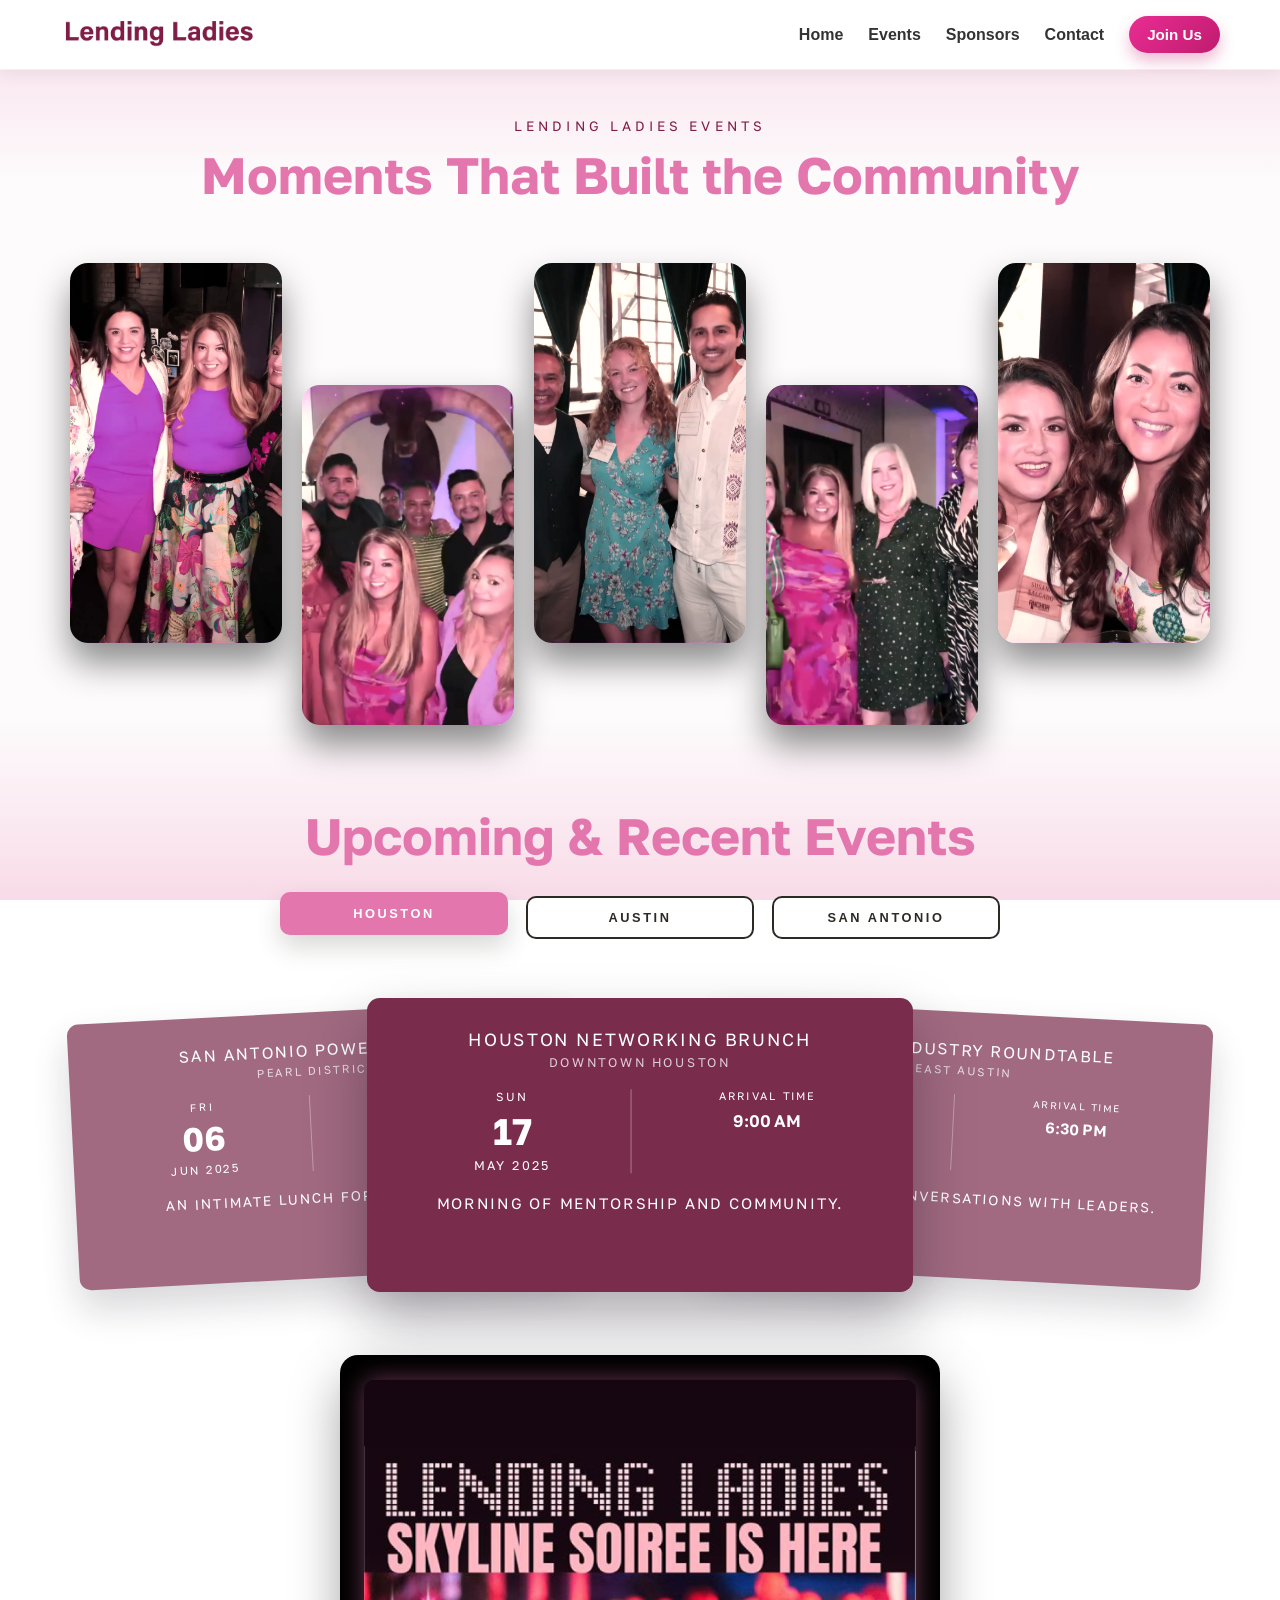
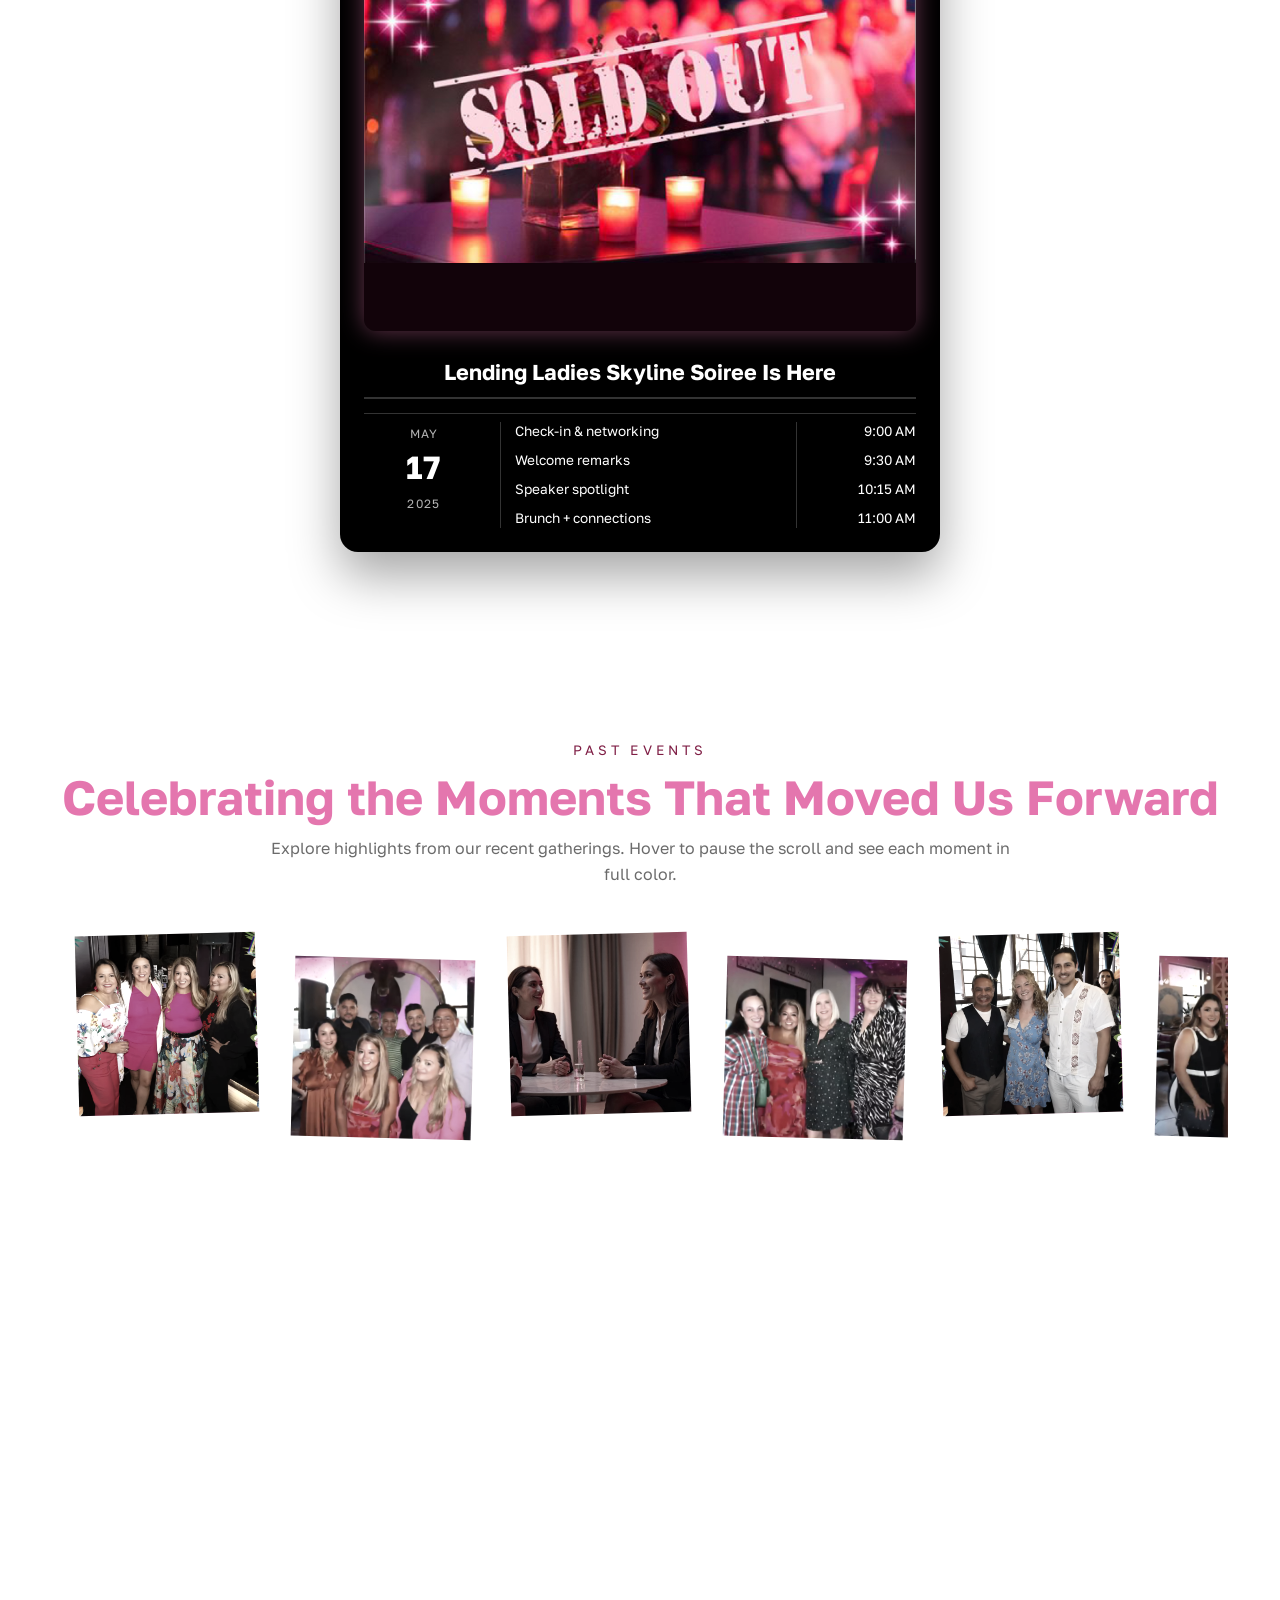
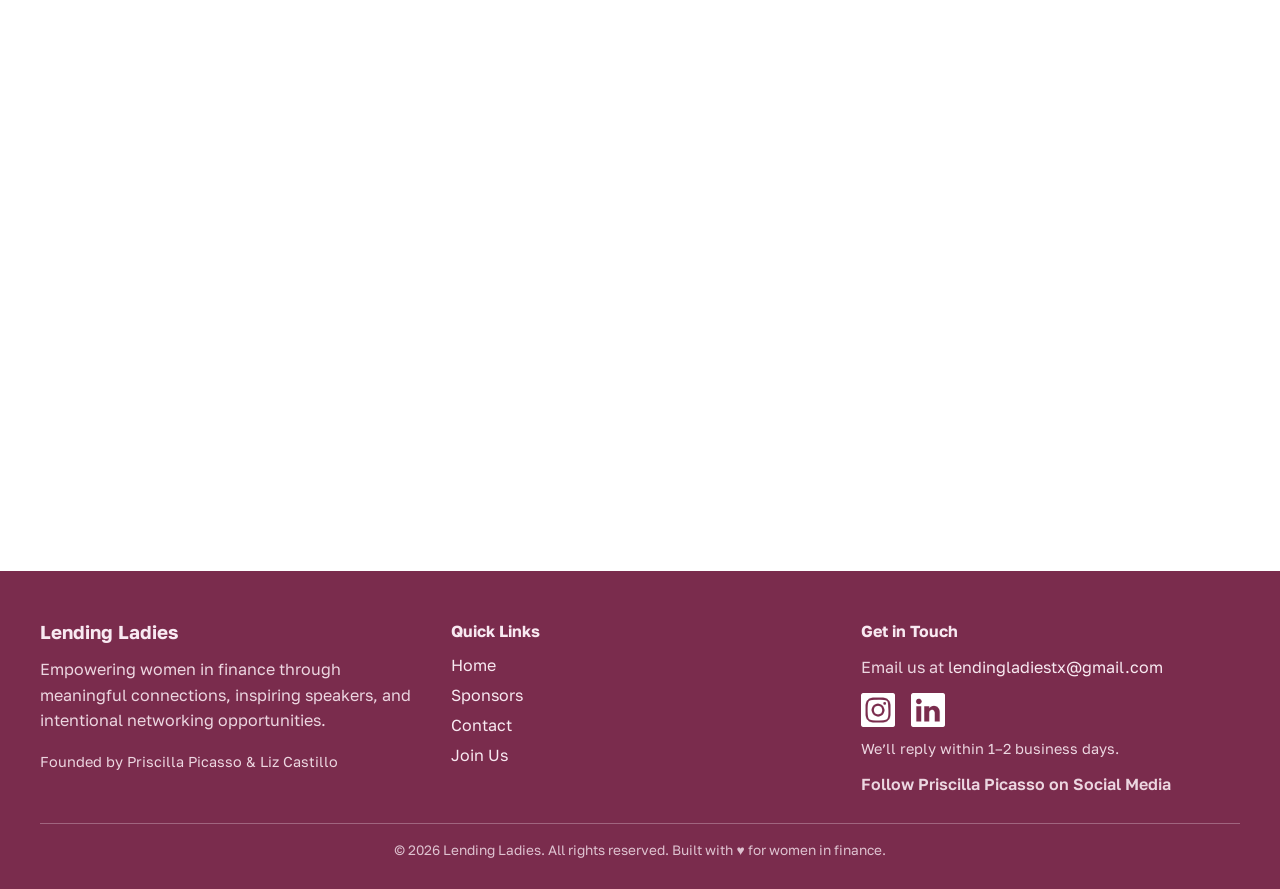
<file: lending-ladies-events.html>
<!DOCTYPE html>
<html lang="en">
<head>
    <meta charset="UTF-8">
    <meta name="viewport" content="width=device-width, initial-scale=1.0">
    <title>Lending Ladies Events | Lending Ladies TX</title>
    <link rel="stylesheet" href="lending-ladies-events.css">
    <script src="https://www.google.com/recaptcha/api.js?onload=onRecaptchaLoad&render=explicit" async defer></script>
</head>
<body>
    <header class="site-header">
        <div class="nav-container">
            <a href="index.html" class="nav-logo">
                <img src="img/LOGo-Lending-Ladies-v2.png" alt="Lending Ladies" />
            </a>

            <button class="nav-toggle" aria-label="Open navigation menu" aria-expanded="false">
                <span></span>
                <span></span>
                <span></span>
            </button>

            <div class="nav-menu">
                <nav class="nav-links">
                    <a href="index.html">Home</a>
                    <a href="lending-ladies-events.html">Events</a>
                    <a href="index.html#sponsorship-opportunities">Sponsors</a>
                    <a href="index.html#contact">Contact</a>
                </nav>
                <a href="#formModal" class="nav-cta">Join Us</a>
            </div>
        </div>
    </header>

    <main class="events-page">
        <section class="events-collage-section">
            <div class="events-collage-header">
                <p class="events-eyebrow">LENDING LADIES EVENTS</p>
                <h1>Moments That Built the Community</h1>
            </div>
            <div class="events-collage-grid">
                <figure class="collage-item">
                    <img src="img/Havana - Ima 1.jpeg" alt="Past event moment 1">
                </figure>
                <figure class="collage-item">
                    <img src="img/skyline - ima 1.jpeg" alt="Past event moment 2">
                </figure>
                <figure class="collage-item">
                    <img src="img/Havana - Ima 2.jpeg" alt="Past event moment 3">
                </figure>
                <figure class="collage-item">
                    <img src="img/skyline - ima 2.jpeg" alt="Past event moment 4">
                </figure>
                <figure class="collage-item">
                    <img src="img/Havana - Ima 3.jpeg" alt="Past event moment 5">
                </figure>
            </div>
        </section>

        <section id="events" class="city-tabs-section">
            <div class="city-tabs-header">
                <h2 class="city-tabs-title">Upcoming &amp; Recent Events</h2>
            </div>
            <div class="city-tabs-controls" role="tablist" aria-label="City events">
                <button class="city-tab active" type="button" role="tab" aria-selected="true" data-city="houston" data-post="img/Skyline-Soiree-Post.jpg" data-post-alt="Skyline Soiree post" data-title="Lending Ladies Skyline Soiree Is Here" data-month="MAY" data-day="17" data-year="2025" data-agenda="Check-in & networking|Welcome remarks|Speaker spotlight|Brunch + connections" data-times="9:00 AM|9:30 AM|10:15 AM|11:00 AM">Houston</button>
                <button class="city-tab" type="button" role="tab" aria-selected="false" data-city="austin" data-post="img/Panel Driven Conversation - post.png" data-post-alt="Panel Driven Conversation post" data-title="Austin Industry Roundtable" data-month="MAY" data-day="21" data-year="2025" data-agenda="Doors open|Panel kickoff|Audience Q&A|Networking mixer" data-times="6:00 PM|6:30 PM|7:15 PM|8:00 PM">Austin</button>
                <button class="city-tab" type="button" role="tab" aria-selected="false" data-city="san-antonio" data-post="img/Intimate Lunch - Post.png" data-post-alt="Intimate Lunch post" data-title="San Antonio Power Lunch" data-month="JUN" data-day="06" data-year="2025" data-agenda="Welcome toast|Featured talk|Power lunch|Connection circle" data-times="12:00 PM|12:20 PM|12:45 PM|1:30 PM">San Antonio</button>
            </div>
            <div class="city-ticket-stage" aria-live="polite">
                <div class="city-ticket-stack">
                    <article class="city-ticket-card is-active" data-city="houston">
                        <div class="ticket-header">
                            <p class="ticket-venue">Houston Networking Brunch</p>
                            <p class="ticket-address">Downtown Houston</p>
                        </div>
                        <div class="ticket-details">
                            <div class="ticket-date">
                                <p class="ticket-day">SUN</p>
                                <p class="ticket-number">17</p>
                                <p class="ticket-month">MAY 2025</p>
                            </div>
                            <div class="ticket-time">
                                <p class="ticket-time-label">ARRIVAL TIME</p>
                                <p class="ticket-time-value">9:00 AM</p>
                            </div>
                        </div>
                        <div class="ticket-footer">
                            <p class="ticket-title">Morning of mentorship and community.</p>
                        </div>
                    </article>
                    <article class="city-ticket-card is-right" data-city="austin">
                        <div class="ticket-header">
                            <p class="ticket-venue">Austin Industry Roundtable</p>
                            <p class="ticket-address">East Austin</p>
                        </div>
                        <div class="ticket-details">
                            <div class="ticket-date">
                                <p class="ticket-day">WED</p>
                                <p class="ticket-number">21</p>
                                <p class="ticket-month">MAY 2025</p>
                            </div>
                            <div class="ticket-time">
                                <p class="ticket-time-label">ARRIVAL TIME</p>
                                <p class="ticket-time-value">6:30 PM</p>
                            </div>
                        </div>
                        <div class="ticket-footer">
                            <p class="ticket-title">Panel-driven conversations with leaders.</p>
                        </div>
                    </article>
                    <article class="city-ticket-card is-left" data-city="san-antonio">
                        <div class="ticket-header">
                            <p class="ticket-venue">San Antonio Power Lunch</p>
                            <p class="ticket-address">Pearl District</p>
                        </div>
                        <div class="ticket-details">
                            <div class="ticket-date">
                                <p class="ticket-day">FRI</p>
                                <p class="ticket-number">06</p>
                                <p class="ticket-month">JUN 2025</p>
                            </div>
                            <div class="ticket-time">
                                <p class="ticket-time-label">ARRIVAL TIME</p>
                                <p class="ticket-time-value">12:00 PM</p>
                            </div>
                        </div>
                        <div class="ticket-footer">
                            <p class="ticket-title">An intimate lunch for referrals.</p>
                        </div>
                    </article>
                </div>
            </div>
            <div class="city-post">
                <div class="city-post-card">
                    <div class="city-post-poster">
                        <img src="img/Skyline-Soiree-Post.jpg" alt="Skyline Soiree post" class="city-post-image">
                    </div>
                    <div class="city-post-title-wrap">
                        <h3 class="city-post-title">Lending Ladies Skyline Soiree Is Here</h3>
                        <span class="city-post-divider" aria-hidden="true"></span>
                    </div>
                    <div class="city-post-schedule">
                        <div class="city-post-date">
                            <span class="city-post-month">MAY</span>
                            <span class="city-post-day">17</span>
                            <span class="city-post-year">2025</span>
                        </div>
                        <ul class="city-post-agenda">
                            <li>Check-in &amp; networking</li>
                            <li>Welcome remarks</li>
                            <li>Speaker spotlight</li>
                            <li>Brunch + connections</li>
                        </ul>
                        <ul class="city-post-times">
                            <li>9:00 AM</li>
                            <li>9:30 AM</li>
                            <li>10:15 AM</li>
                            <li>11:00 AM</li>
                        </ul>
                    </div>
                </div>
            </div>
        </section>

        <section class="past-events-section">
            <div class="past-events-header">
                <p class="events-eyebrow">PAST EVENTS</p>
                <h2>Celebrating the Moments That Moved Us Forward</h2>
                <p class="past-events-subtitle">Explore highlights from our recent gatherings. Hover to pause the scroll and see each moment in full color.</p>
            </div>
            <div class="past-events-marquee" aria-label="Past event photos">
                <div class="past-events-track-wrap">
                    <div class="past-events-track">
                    <button class="past-event-thumb" type="button" aria-expanded="false" aria-controls="past-event-details" data-title="Havana Nights" data-date="July 16, 2025 • Houston, TX" data-summary="A vibrant evening of live music, curated cocktails, and candid conversations about career growth in commercial lending." data-attendees="145 attendees" data-gallery="img/Havana - Ima 1.jpeg|img/Havana - Ima 2.jpeg|img/Havana - Ima 3.jpeg" data-alt="Havana Nights photo">
                            <img src="img/Havana - Ima 1.jpeg" alt="Havana Nights">
                        </button>
                    <button class="past-event-thumb" type="button" aria-expanded="false" aria-controls="past-event-details" data-title="Skyline Soirée" data-date="September 10, 2025 • Houston, TX" data-summary="Rooftop networking at the Esperson Speakeasy featuring bold conversations about financing innovation and resilient leadership." data-attendees="182 attendees" data-gallery="img/skyline - ima 1.jpeg|img/skyline - ima 2.jpeg|img/skyline - ima 3.jpeg" data-alt="Skyline Soiree photo">
                        <img src="img/skyline - ima 1.jpeg" alt="Skyline Soirée">
                    </button>
                    <button class="past-event-thumb" type="button" aria-expanded="false" aria-controls="past-event-details" data-title="Signature Networking" data-date="March 22, 2025 • Austin, TX" data-summary="A signature mixer that connected lenders, bankers, and real estate leaders in an intimate setting." data-attendees="96 attendees" data-gallery="img/networking-event-BP4hZBoG.jpg|img/Havana - Ima 2.jpeg|img/skyline - ima 3.jpeg" data-alt="Signature Networking photo">
                        <img src="img/networking-event-BP4hZBoG.jpg" alt="Signature Networking">
                    </button>
                    <button class="past-event-thumb" type="button" aria-expanded="false" aria-controls="past-event-details" data-title="Power Lunch" data-date="February 8, 2025 • San Antonio, TX" data-summary="An intimate lunch for referrals, mentorship, and collaborative opportunities." data-attendees="68 attendees" data-gallery="img/Havana - Ima 3.jpeg|img/skyline - ima 2.jpeg|img/networking-event-BP4hZBoG.jpg" data-alt="Power Lunch photo">
                        <img src="img/skyline - ima 2.jpeg" alt="Power Lunch">
                    </button>
                    <button class="past-event-thumb" type="button" aria-expanded="false" aria-controls="past-event-details" data-title="Community Brunch" data-date="January 18, 2025 • Dallas, TX" data-summary="A warm brunch gathering focused on community partnerships and referral growth." data-attendees="112 attendees" data-gallery="img/Havana - Ima 2.jpeg|img/skyline - ima 1.jpeg|img/Havana - Ima 1.jpeg" data-alt="Community Brunch photo">
                        <img src="img/Havana - Ima 2.jpeg" alt="Community Brunch">
                    </button>
                    <button class="past-event-thumb" type="button" aria-expanded="false" aria-controls="past-event-details" data-title="Mentorship Mixer" data-date="November 12, 2024 • Houston, TX" data-summary="An evening of mentorship, peer circles, and industry spotlights." data-attendees="134 attendees" data-gallery="img/skyline - ima 3.jpeg|img/networking-event-BP4hZBoG.jpg|img/Havana - Ima 1.jpeg" data-alt="Mentorship Mixer photo">
                        <img src="img/skyline - ima 3.jpeg" alt="Mentorship Mixer">
                    </button>
                    </div>
                    <div class="past-events-track" aria-hidden="true">
                    <button class="past-event-thumb" type="button" aria-expanded="false" aria-controls="past-event-details" data-title="Havana Nights" data-date="July 16, 2025 • Houston, TX" data-summary="A vibrant evening of live music, curated cocktails, and candid conversations about career growth in commercial lending." data-attendees="145 attendees" data-gallery="img/Havana - Ima 1.jpeg|img/Havana - Ima 2.jpeg|img/Havana - Ima 3.jpeg" data-alt="Havana Nights photo">
                        <img src="img/Havana - Ima 1.jpeg" alt="Havana Nights">
                    </button>
                    <button class="past-event-thumb" type="button" aria-expanded="false" aria-controls="past-event-details" data-title="Skyline Soirée" data-date="September 10, 2025 • Houston, TX" data-summary="Rooftop networking at the Esperson Speakeasy featuring bold conversations about financing innovation and resilient leadership." data-attendees="182 attendees" data-gallery="img/skyline - ima 1.jpeg|img/skyline - ima 2.jpeg|img/skyline - ima 3.jpeg" data-alt="Skyline Soiree photo">
                        <img src="img/skyline - ima 1.jpeg" alt="Skyline Soirée">
                    </button>
                    <button class="past-event-thumb" type="button" aria-expanded="false" aria-controls="past-event-details" data-title="Signature Networking" data-date="March 22, 2025 • Austin, TX" data-summary="A signature mixer that connected lenders, bankers, and real estate leaders in an intimate setting." data-attendees="96 attendees" data-gallery="img/networking-event-BP4hZBoG.jpg|img/Havana - Ima 2.jpeg|img/skyline - ima 3.jpeg" data-alt="Signature Networking photo">
                        <img src="img/networking-event-BP4hZBoG.jpg" alt="Signature Networking">
                    </button>
                    <button class="past-event-thumb" type="button" aria-expanded="false" aria-controls="past-event-details" data-title="Power Lunch" data-date="February 8, 2025 • San Antonio, TX" data-summary="An intimate lunch for referrals, mentorship, and collaborative opportunities." data-attendees="68 attendees" data-gallery="img/Havana - Ima 3.jpeg|img/skyline - ima 2.jpeg|img/networking-event-BP4hZBoG.jpg" data-alt="Power Lunch photo">
                        <img src="img/skyline - ima 2.jpeg" alt="Power Lunch">
                    </button>
                    <button class="past-event-thumb" type="button" aria-expanded="false" aria-controls="past-event-details" data-title="Community Brunch" data-date="January 18, 2025 • Dallas, TX" data-summary="A warm brunch gathering focused on community partnerships and referral growth." data-attendees="112 attendees" data-gallery="img/Havana - Ima 2.jpeg|img/skyline - ima 1.jpeg|img/Havana - Ima 1.jpeg" data-alt="Community Brunch photo">
                        <img src="img/Havana - Ima 2.jpeg" alt="Community Brunch">
                    </button>
                    <button class="past-event-thumb" type="button" aria-expanded="false" aria-controls="past-event-details" data-title="Mentorship Mixer" data-date="November 12, 2024 • Houston, TX" data-summary="An evening of mentorship, peer circles, and industry spotlights." data-attendees="134 attendees" data-gallery="img/skyline - ima 3.jpeg|img/networking-event-BP4hZBoG.jpg|img/Havana - Ima 1.jpeg" data-alt="Mentorship Mixer photo">
                        <img src="img/skyline - ima 3.jpeg" alt="Mentorship Mixer">
                    </button>
                    </div>
                </div>
            </div>
            <div class="past-event-details" id="past-event-details">
                <div class="past-event-details-card">
                    <button class="past-event-details-close" type="button" aria-label="Close event details">&times;</button>
                    <div class="past-event-details-header">
                        <h3 class="past-event-details-title">Havana Nights</h3>
                        <p class="past-event-details-date">July 16, 2025 • Houston, TX</p>
                    </div>
                    <p class="past-event-details-summary">
                        A vibrant evening of live music, curated cocktails, and candid conversations about career growth in commercial lending.
                    </p>
                    <p class="past-event-details-attendees">145 attendees</p>
                    <div class="past-event-details-gallery">
                        <button class="past-event-gallery-btn past-event-gallery-prev" type="button" aria-label="Previous photo">&#10094;</button>
                        <img src="img/Havana - Ima 1.jpeg" alt="Havana Nights photo 1" class="past-event-details-image">
                        <button class="past-event-gallery-btn past-event-gallery-next" type="button" aria-label="Next photo">&#10095;</button>
                    </div>
                </div>
            </div>
        </section>
    </main>

    <footer class="events-footer">
        <div class="events-footer-inner">
            <div class="events-footer-col">
                <h3>Lending Ladies</h3>
                <p>
                    Empowering women in finance through meaningful connections,
                    inspiring speakers, and intentional networking opportunities.
                </p>
                <p class="events-footer-founded">Founded by Priscilla Picasso &amp; Liz Castillo</p>
            </div>
            <div class="events-footer-col">
                <h4>Quick Links</h4>
                <ul class="events-footer-links">
                    <li><a href="index.html#hero">Home</a></li>
                    <li><a href="index.html#sponsorship-opportunities">Sponsors</a></li>
                    <li><a href="index.html#contact">Contact</a></li>
                    <li><a href="#formModal">Join Us</a></li>
                </ul>
            </div>
            <div class="events-footer-col">
                <h4>Get in Touch</h4>
                <p>Email us at <a href="mailto:lendingladiestx@gmail.com">lendingladiestx@gmail.com</a></p>
                <div class="events-footer-socials">
                    <a href="https://www.instagram.com/pris_picasso/?hl=en" target="_blank" rel="noopener noreferrer">
                        <img src="img/Icons-social---instagram-white.png" alt="Instagram">
                    </a>
                    <a href="https://www.linkedin.com/in/priscilla-picasso-7976128b/" target="_blank" rel="noopener noreferrer">
                        <img src="img/Icons-social---LinkedIn-white.png" alt="LinkedIn">
                    </a>
                </div>
                <p class="events-footer-note">We’ll reply within 1–2 business days.</p>
                <p class="events-footer-follow">Follow Priscilla Picasso on Social Media</p>
            </div>
        </div>
        <div class="events-footer-bottom">
            <span>© 2026 Lending Ladies. All rights reserved. Built with ♥ for women in finance.</span>
        </div>
    </footer>

    <div id="formModal" class="modal">
        <div class="modal-content form-modal-content">
            <span class="close-btn">&times;</span>
            <h2 class="form-main-title">JOIN OUR EMAIL LIST</h2>

            <form id="joinForm" action="https://formspree.io/f/mwvvpvlb" method="POST">
                <div class="form-group">
                    <label for="fname">First Name:</label>
                    <input type="text" id="fname" name="firstname" placeholder="Enter your first name" required>
                </div>

                <div class="form-group">
                    <label for="lname">Last Name:</label>
                    <input type="text" id="lname" name="lastname" placeholder="Enter your last name" required>
                </div>

                <div class="form-group">
                    <label for="email">Email Address:</label>
                    <input type="email" id="email" name="email" placeholder="Enter your email address" required>
                </div>

                <div class="form-group">
                    <label for="tel">Telephone: (Optional)</label>
                    <input type="tel" id="tel" name="telephone" placeholder="Enter your phone number">
                </div>

                <div class="form-group">
                    <div id="recaptcha-join" class="recaptcha-container g-recaptcha"></div>
                </div>

                <button type="submit" class="btn-subscribe">Subscribe</button>
                <p class="form-status" role="status" aria-live="polite"></p>
            </form>
        </div>
    </div>

    <script>
        document.addEventListener('DOMContentLoaded', () => {
            const navToggle = document.querySelector('.nav-toggle');
            const navMenu = document.querySelector('.nav-menu');
            const thumbs = document.querySelectorAll('.past-event-thumb');
            const details = document.getElementById('past-event-details');
            if (!thumbs.length || !details) return;

            const titleEl = details.querySelector('.past-event-details-title');
            const dateEl = details.querySelector('.past-event-details-date');
            const summaryEl = details.querySelector('.past-event-details-summary');
            const attendeesEl = details.querySelector('.past-event-details-attendees');
            const galleryEl = details.querySelector('.past-event-details-gallery');
            const galleryImg = details.querySelector('.past-event-details-image');
            const prevBtn = details.querySelector('.past-event-gallery-prev');
            const nextBtn = details.querySelector('.past-event-gallery-next');
            const closeBtn = details.querySelector('.past-event-details-close');
            let galleryItems = [];
            let galleryIndex = 0;
            let galleryAltBase = 'Past event photo';

            const formModal = document.getElementById('formModal');
            const closeButtons = document.querySelectorAll('.close-btn');
            const joinLinks = document.querySelectorAll('a[href="#formModal"]');
            const joinForm = document.getElementById('joinForm');
            const recaptchaContainer = document.querySelector('.recaptcha-container');

            if (navToggle && navMenu) {
                navToggle.addEventListener('click', () => {
                    const isOpen = navMenu.classList.toggle('open');
                    navToggle.classList.toggle('open', isOpen);
                    navToggle.setAttribute('aria-expanded', isOpen ? 'true' : 'false');
                });

                navMenu.querySelectorAll('a').forEach(link => {
                    link.addEventListener('click', () => {
                        navMenu.classList.remove('open');
                        navToggle.classList.remove('open');
                        navToggle.setAttribute('aria-expanded', 'false');
                    });
                });
            }

            function openFormModal() {
                if (formModal) {
                    formModal.style.display = 'flex';
                }
            }

            function closeModal() {
                if (formModal) {
                    formModal.style.display = 'none';
                }
            }

            joinLinks.forEach(link => {
                link.addEventListener('click', (event) => {
                    event.preventDefault();
                    openFormModal();
                });
            });

            closeButtons.forEach(button => {
                button.addEventListener('click', closeModal);
            });

            window.addEventListener('click', (event) => {
                if (event.target === formModal) {
                    closeModal();
                }
            });

            if (location.hash === '#formModal') {
                openFormModal();
            }

            if (recaptchaContainer) {
                window.onRecaptchaLoad = function() {
                    const isLocalhost = location.hostname === 'localhost' || location.hostname === '127.0.0.1';
                    const siteKey = isLocalhost
                        ? '6LeIxAcTAAAAAJcZVRqyHh71UMIEGNQ_MXjiZKhI'
                        : '6LfBrkosAAAAANnUG1DuVIYqNGfOCyyEprRYxT45';
                    const widgetId = grecaptcha.render(recaptchaContainer, { sitekey: siteKey });
                    recaptchaContainer.dataset.widgetId = widgetId;
                };
            }

            if (joinForm) {
                joinForm.addEventListener('submit', async function(event) {
                    if (recaptchaContainer) {
                        if (typeof grecaptcha === 'undefined') {
                            event.preventDefault();
                            return;
                        }
                        const widgetId = recaptchaContainer.dataset.widgetId
                            ? Number(recaptchaContainer.dataset.widgetId)
                            : null;
                        const token = widgetId !== null ? grecaptcha.getResponse(widgetId) : '';
                        if (!token) {
                            event.preventDefault();
                            return;
                        }
                    }

                    event.preventDefault();

                    const submitButton = joinForm.querySelector('button[type="submit"]');
                    const statusMessage = joinForm.querySelector('.form-status');
                    if (submitButton) {
                        submitButton.disabled = true;
                        submitButton.textContent = 'Sending...';
                    }
                    if (statusMessage) statusMessage.textContent = '';

                    try {
                        const response = await fetch(joinForm.action, {
                            method: 'POST',
                            body: new FormData(joinForm),
                            headers: { 'Accept': 'application/json' }
                        });

                        if (response.ok) {
                            joinForm.reset();
                            const widgetId = recaptchaContainer && recaptchaContainer.dataset.widgetId
                                ? Number(recaptchaContainer.dataset.widgetId)
                                : null;
                            if (typeof grecaptcha !== 'undefined' && widgetId !== null) {
                                grecaptcha.reset(widgetId);
                            }
                            if (statusMessage) {
                                statusMessage.textContent = 'Thanks! Your message was sent successfully.';
                                statusMessage.style.color = '#0b6b2c';
                            }
                        } else if (statusMessage) {
                            statusMessage.textContent = 'Something went wrong. Please try again.';
                            statusMessage.style.color = '#b3261e';
                        }
                    } catch (error) {
                        if (statusMessage) {
                            statusMessage.textContent = 'Unable to send right now. Please try again later.';
                            statusMessage.style.color = '#b3261e';
                        }
                    } finally {
                        if (submitButton) {
                            submitButton.disabled = false;
                            submitButton.textContent = 'Subscribe';
                        }
                    }
                });
            }

            function updateDetails(button) {
                const title = button.dataset.title || '';
                const date = button.dataset.date || '';
                const summary = button.dataset.summary || '';
                const attendees = button.dataset.attendees || '';
                const gallery = button.dataset.gallery ? button.dataset.gallery.split('|') : [];
                const altBase = button.dataset.alt || title || 'Past event photo';

                if (titleEl) titleEl.textContent = title;
                if (dateEl) dateEl.textContent = date;
                if (summaryEl) summaryEl.textContent = summary;
                if (attendeesEl) attendeesEl.textContent = attendees;

                galleryItems = gallery;
                galleryAltBase = altBase;
                galleryIndex = 0;
                if (galleryImg && galleryItems.length) {
                    galleryImg.src = galleryItems[galleryIndex];
                    galleryImg.alt = `${altBase} ${galleryIndex + 1}`;
                }
            }

            function stepGallery(direction) {
                if (!galleryItems.length || !galleryImg) return;
                galleryIndex = (galleryIndex + direction + galleryItems.length) % galleryItems.length;
                galleryImg.src = galleryItems[galleryIndex];
                galleryImg.alt = `${galleryAltBase} ${galleryIndex + 1}`;
            }

            thumbs.forEach((thumb) => {
                thumb.addEventListener('click', () => {
                    const wasActive = thumb.classList.contains('is-active');
                    thumbs.forEach((btn) => {
                        btn.classList.remove('is-active');
                        btn.setAttribute('aria-expanded', 'false');
                    });

                    if (wasActive) {
                        details.classList.remove('is-open');
                        return;
                    }

                    thumb.classList.add('is-active');
                    thumb.setAttribute('aria-expanded', 'true');
                    updateDetails(thumb);
                    details.classList.add('is-open');
                });
            });

            if (prevBtn) {
                prevBtn.addEventListener('click', () => stepGallery(-1));
            }

            if (nextBtn) {
                nextBtn.addEventListener('click', () => stepGallery(1));
            }

            if (closeBtn) {
                closeBtn.addEventListener('click', () => {
                    thumbs.forEach((btn) => {
                        btn.classList.remove('is-active');
                        btn.setAttribute('aria-expanded', 'false');
                    });
                    details.classList.remove('is-open');
                });
            }

            const cityTabs = document.querySelectorAll('.city-tab');
            const cityCards = document.querySelectorAll('.city-ticket-card');
            const cityPostImage = document.querySelector('.city-post-image');
            const cityPostTitle = document.querySelector('.city-post-title');
            const cityPostMonth = document.querySelector('.city-post-month');
            const cityPostDay = document.querySelector('.city-post-day');
            const cityPostYear = document.querySelector('.city-post-year');
            const cityPostAgenda = document.querySelector('.city-post-agenda');
            const cityPostTimes = document.querySelector('.city-post-times');
            const cityOrder = Array.from(cityTabs).map(tab => tab.dataset.city);

            function setActiveCity(city) {
                const activeTab = document.querySelector(`.city-tab[data-city="${city}"]`);
                const postImage = activeTab ? activeTab.dataset.post : '';
                const postAlt = activeTab ? activeTab.dataset.postAlt : '';
                const postTitle = activeTab ? activeTab.dataset.title : '';
                const postMonth = activeTab ? activeTab.dataset.month : '';
                const postDay = activeTab ? activeTab.dataset.day : '';
                const postYear = activeTab ? activeTab.dataset.year : '';
                const postAgenda = activeTab ? activeTab.dataset.agenda : '';
                const postTimes = activeTab ? activeTab.dataset.times : '';
                const activeIndex = cityOrder.indexOf(city);
                const leftIndex = (activeIndex - 1 + cityOrder.length) % cityOrder.length;
                const rightIndex = (activeIndex + 1) % cityOrder.length;

                cityTabs.forEach(tab => {
                    const isActive = tab.dataset.city === city;
                    tab.classList.toggle('active', isActive);
                    tab.setAttribute('aria-selected', isActive ? 'true' : 'false');
                });

                cityCards.forEach(card => {
                    const cardCity = card.dataset.city;
                    card.classList.toggle('is-active', cardCity === cityOrder[activeIndex]);
                    card.classList.toggle('is-left', cardCity === cityOrder[leftIndex]);
                    card.classList.toggle('is-right', cardCity === cityOrder[rightIndex]);
                });

                if (cityPostImage && postImage) {
                    cityPostImage.src = postImage;
                    cityPostImage.alt = postAlt;
                }

                if (cityPostTitle && postTitle) {
                    cityPostTitle.textContent = postTitle;
                }

                if (cityPostMonth && postMonth) {
                    cityPostMonth.textContent = postMonth;
                }

                if (cityPostDay && postDay) {
                    cityPostDay.textContent = postDay;
                }

                if (cityPostYear && postYear) {
                    cityPostYear.textContent = postYear;
                }

                if (cityPostAgenda && postAgenda) {
                    cityPostAgenda.innerHTML = postAgenda.split('|').map(item => `<li>${item}</li>`).join('');
                }

                if (cityPostTimes && postTimes) {
                    cityPostTimes.innerHTML = postTimes.split('|').map(item => `<li>${item}</li>`).join('');
                }
            }

            if (cityTabs.length) {
                cityTabs.forEach(tab => {
                    tab.addEventListener('click', () => {
                        setActiveCity(tab.dataset.city);
                    });
                });
                cityCards.forEach(card => {
                    card.addEventListener('click', () => {
                        setActiveCity(card.dataset.city);
                    });
                });
                setActiveCity(cityTabs[0].dataset.city);
            }
        });
    </script>
</body>
</html>
</file>
<file: style.css>
@import url('https://fonts.googleapis.com/css2?family=Cormorant+Garamond:ital,wght@0,400;0,700;1,400;1,700&family=Golos+Text:wght@400;500;600;700&display=swap');

/* ============================================== */
/* ====== ESTILOS GLOBALES Y MOBILE-FIRST ====== */
/* ============================================== */

*{
    box-sizing: border-box;
    margin: 0;
    padding: 0;
}

body{
    font-family: 'Golos Text', 'Cormorant Garamond', serif;
    background-color: #f9f6f7;
    background: linear-gradient(
        180deg,
        #f8dbe8 0%,
        #fdfbfc 20%,
        #fdfbfc 80%,
        #f8dbe8 100%
    );
    background-attachment: fixed;
}

h1,
h2,
h3,
h4,
h5,
h6{
    font-family: 'Cormorant Garamond', serif;
    color: #e476ae;
}


/* ============================================== */
/* ====== CABECERA Y NAVEGACIÓN PRINCIPAL ======= */
/* ============================================== */
.site-header{
    position: sticky;
    top: 0;
    background: #ffffff;
    z-index: 100;
    border-bottom: 1px solid rgba(0, 0, 0, 0.05);
    box-shadow: 0 5px 15px rgba(0, 0, 0, 0.05);
}

.nav-container{
    max-width: 1200px;
    margin: 0 auto;
    padding: 15px 20px;
    display: flex;
    align-items: center;
    justify-content: space-between;
    gap: 20px;
    font-family: Arial, sans-serif;
    position: relative;
}

.nav-logo{
    font-weight: 700;
    color: #C01B6F;
    text-decoration: none;
    font-size: 1.1rem;
}

.nav-logo img{
    height: 35px;
    width: auto;
    }

.nav-menu{
    position: absolute;
    top: 100%;
    left: 0;
    right: 0;
    background: #ffffff;
    padding: 20px;
    display: none;
    flex-direction: column;
    gap: 20px;
    border-bottom: 1px solid rgba(0, 0, 0, 0.05);
}

.nav-menu.open{
    display: flex;
}

.nav-links{
    display: flex;
    flex-direction: column;
    gap: 15px;
}

.nav-links a{
    text-decoration: none;
    color: #333;
    font-weight: 600;
    font-size: 1rem;
    background: transparent;
}

.nav-links a:hover{
    color: #C01B6F;
}

.nav-cta{
    background: linear-gradient(135deg, #E92D93, #C01B6F);
    color: #fff;
    text-decoration: none;
    padding: 12px 20px;
    border-radius: 999px;
    font-weight: bold;
    font-size: 1rem;
    text-align: center;
    box-shadow: 0 8px 15px rgba(201, 27, 111, 0.3);
}

.nav-cta:hover{
    filter: brightness(1.05);
}

.nav-toggle{
    background: transparent;
    border: none;
    display: flex;
    flex-direction: column;
    gap: 4px;
    cursor: pointer;
    padding: 5px;
}

.nav-toggle span{
    display: block;
    width: 22px;
    height: 2px;
    background-color: #C01B6F;
    transition: transform 0.3s ease, opacity 0.3s ease;
}

.nav-toggle.open span:nth-child(1){
    transform: translateY(6px) rotate(45deg);
}

.nav-toggle.open span:nth-child(2){
    opacity: 0;
}

.nav-toggle.open span:nth-child(3){
    transform: translateY(-6px) rotate(-45deg);
}

@media (min-width: 768px){
    .nav-toggle{
        display: none;
    }

    .nav-menu{
        position: static;
        display: flex !important;
        align-items: center;
        flex-direction: row;
        gap: 25px;
        padding: 0;
        border: none;
    }

    .nav-links{
        flex-direction: row;
        gap: 25px;
    }

    .nav-cta{
        font-size: 0.95rem;
        padding: 10px 18px;
    }
}

/* ============================================== */
/* ====== ESPACIADO UNIFICADO PARA SECCIONES ====== */
/* ============================================== */
.card-feature-section,
.social-media-section,
.contact-section{
    padding: 20px 20px; /* Espaciado base para móvil */
}

/* Desktop y más grandes */
@media (min-width: 768px){
    .card-feature-section,
    .social-media-section,
    .contact-section{
        padding: 50px 20px; /* Aumentamos padding para desktop */
    }
}

/* ============================================== */
/* ====== Hero Section ====== */
/* ============================================== */
.hero-section{
    background: transparent;
    padding: 60px 20px;
}

.hero-secondary-container{
    max-width: 1200px;
    margin: 0 auto;
    display: flex;
    flex-direction: column;
    gap: 80px;
}

.hero-secondary-text{
    text-align: center;
}

.eyebrow{
    text-transform: uppercase;
    letter-spacing: 4px;
    color: #7f1e45;
    font-size: 0.9rem;
    font-family: Arial, sans-serif;
    margin-bottom: 15px;
}

.hero-secondary-text h1{
    font-size: 2.8rem;
    color: #e476ae;
    margin-bottom: 20px;
    font-family: 'Golos Text', sans-serif;
    font-weight: 700;
    text-transform: none;
}

.hero-secondary-description{
    font-family: Arial, sans-serif;
    font-size: 1.1rem;
    color: #333;
    line-height: 1.6;
}

.hero-secondary-actions{
    margin-top: 30px;
    display: flex;
    flex-direction: column;
    gap: 15px;
}

.btn-primary,
.btn-secondary{
    border-radius: 10px;
    padding: 14px 50px;
    font-size: 1rem;
    font-weight: bold;
    border: none;
    cursor: pointer;
    transition: transform 0.2s ease, box-shadow 0.2s ease;
}

.btn-primary{
    background: linear-gradient(135deg, #E92D93, #C01B6F);
    color: #fff;
    box-shadow: 0 15px 25px rgba(201, 27, 111, 0.25);
}


.btn-primary:hover,
.btn-secondary:hover{
    transform: translateY(-2px);
}

.hero-secondary-media{
    position: relative;
}

.hero-secondary-image{
    width: 100%;
    border-radius: 15px;
    box-shadow: 0 20px 50px rgba(0, 0, 0, 0.1);
}

.hero-stat-card{
    position: absolute;
    bottom: -20px;
    left: -25px;
    background: #fff;
    border-radius: 10px;
    box-shadow: 0 12px 28px rgba(0, 0, 0, 0.12);
    padding: 28px 24px;
    display: flex;
    align-items: center;
    gap: 14px;
    font-family: 'Golos Text', sans-serif;
}

.hero-stat-icon{
    width: 44px;
    height: 44px;
    border-radius: 12px;
    background: transparent;
    color: #230443;
    display: flex;
    align-items: center;
    justify-content: center;
    font-size: 1.4rem;
    box-shadow: none;
}

.hero-stat-icon svg,
.hero-stat-icon img{
    width: 100%;
    height: 100%;
    fill: currentColor;
    display: block;
}

.hero-stat-title{
    font-weight: 700;
    color: #e476ae;
    margin: 0;
    line-height: 1.2;
}

.hero-stat-subtitle{
    color: #6b6b6b;
    margin: 6px 0 0;
    font-size: 0.9rem;
    line-height: 1.3;
}

@media (min-width: 992px){
    .hero-secondary-container{
        flex-direction: row;
        align-items: center;
    }

    .hero-secondary-text{
        flex: 1;
        text-align: left;
    }

    .hero-secondary-text h1{
        font-size: 3.5rem;
    }

    .hero-secondary-actions{
        flex-direction: row;
        align-items: center;
    }

    .hero-secondary-media{
        flex: 1;
    }
}

/* ============================================== */
/* ====== Hero section Copy ====== */
/* ============================================== */
.Hero.section.Copy{
    padding: 0 0 56px;
}

.hero-section-copy-banner{
    width: 100%;
    max-width: none;
    margin: 0;
    min-height: clamp(540px, 76vh, 900px);
    border-radius: 0;
    overflow: hidden;
    position: relative;
    box-shadow: none;
}

.hero-section-copy-image{
    position: absolute;
    inset: 0;
    width: 100%;
    height: 100%;
    object-fit: cover;
    object-position: center;
}

.hero-section-copy-overlay{
    position: absolute;
    inset: 0;
    background:
        linear-gradient(180deg, rgba(29, 6, 20, 0.25) 0%, rgba(29, 6, 20, 0.58) 100%),
        radial-gradient(circle at center, rgba(237, 34, 140, 0.18) 0%, rgba(20, 7, 16, 0.42) 72%);
}

.hero-section-copy-content{
    position: relative;
    z-index: 1;
    min-height: inherit;
    padding: 48px 24px;
    max-width: 1400px;
    margin: 0 auto;
    display: flex;
    flex-direction: column;
    justify-content: center;
    color: #fff;
}

.hero-section-copy-content h1{
    margin: 0 auto;
    text-align: center;
    color: #fff;
    font-size: clamp(2rem, 4vw, 3rem);
    line-height: 1.25;
    font-family: 'Golos Text', sans-serif;
    font-weight: 700;
    letter-spacing: normal;
    text-shadow: 0 12px 26px rgba(0, 0, 0, 0.45);
}

.hero-section-copy-content h1 span{
    display: block;
}

.hero-section-copy-cta{
    max-width: 530px;
    margin-top: 24px;
    text-align: center;
}

.hero-section-copy-content p{
    margin-top: 0;
    font-size: clamp(0.95rem, 1.5vw, 1.1rem);
    line-height: 1.45;
    font-family: 'Golos Text', sans-serif;
    font-weight: 400;
    color: rgba(255, 255, 255, 0.96);
    text-shadow: 0 8px 18px rgba(0, 0, 0, 0.45);
}

.hero-section-copy-cta .btn-primary{
    margin-top: 24px;
}

@media (min-width: 992px){
    .Hero.section.Copy{
        padding: 0 0 72px;
    }

    .hero-section-copy-content{
        padding: 84px 56px 64px;
        justify-content: space-between;
    }

    .hero-section-copy-content p{
        font-size: 1.14rem;
    }

    .hero-section-copy-cta{
        margin-top: auto;
        text-align: left;
        margin-left: 0;
    }
}

/* ============================================== */
/* ====== Mission Section ====== */
/* ============================================== */
.mission-section{
    padding: 90px 20px;
}

.mission-container{
    max-width: 960px;
    margin: 0 auto;
    text-align: center;
}

.mission-statement{
    font-size: clamp(2.2rem, 5vw, 3.4rem);
    line-height: 1.35;
    color: #2f2f2f;
    letter-spacing: -0.01em;
    font-weight: 400;
    font-family: 'Cormorant Garamond', serif;
}

.mission-highlight{
    color: #E92D93;
    font-style: italic;
}


.mission-cards{
    margin-top: 60px;
    display: grid;
    grid-template-columns: 1fr;
    gap: 20px;
}

.mission-card{
    background: #fff;
    border-radius: 20px;
    padding: 24px 20px;
    text-align: center;
    box-shadow: 0 12px 30px rgba(15, 23, 42, 0.08);
    color: #2f2f2f;
}

.mission-icon{
    width: 80px;
    height: 80px;
    border-radius: 50%;
    background: #fff0f7;
    margin: 0 auto 20px;
    display: flex;
    align-items: center;
    justify-content: center;
}

.mission-icon svg{
    width: 36px;
    height: 36px;
    stroke: #e476ae;
    fill: none;
    stroke-width: 1.8;
    stroke-linecap: round;
    stroke-linejoin: round;
}

.mission-card h3{
    font-size: 1.3rem;
    margin-bottom: 12px;
    color: #e476ae;
}

.mission-card p{
    font-size: 1.05rem;
    line-height: 1.6;
    color: #4a4a4a;
}

@media (min-width: 992px){
    .mission-cards{
        grid-template-columns: repeat(3, 1fr);
        gap: 30px;
    }
}

/* ============================================== */
/* ====== Challenges we Face Section ====== */
/* ============================================== */
.challenges-wf-section{
    padding: 90px 20px;
}

.ready-card{
    max-width: 1100px;
    margin: 0 auto;
    background: #fff0f7;
    border-radius: 32px;
    padding: 50px 40px;
    box-shadow: 0 25px 50px rgba(15, 23, 42, 0.08);
}

.ready-header{
    display: flex;
    flex-direction: column;
    gap: 20px;
    margin-bottom: 40px;
}

.ready-text h2{
    font-size: 2.3rem;
    color: #e476ae;
    margin-bottom: 15px;
    font-family: 'Golos Text', sans-serif;
}

.ready-text p{
    font-size: 1.05rem;
    line-height: 1.6;
    color: #4d4d4d;
}

.ready-link{
    align-self: center;
    display: inline-flex;
    align-items: center;
    justify-content: center;
    gap: 6px;
    text-align: center;
    padding: 10px 16px;
    border-radius: 999px;
    border: 1px solid #e476ae;
    background: #e476ae;
    color: #ffffff;
    font-weight: 600;
    font-size: 0.92rem;
    text-decoration: none;
    letter-spacing: 0.01em;
    box-shadow: 0 10px 24px rgba(228, 118, 174, 0.28);
    transition: background 0.2s ease, transform 0.2s ease, box-shadow 0.2s ease;
}

.ready-link:hover{
    background: #cf5f9b;
    transform: translateY(-1px);
    box-shadow: 0 14px 28px rgba(207, 95, 155, 0.35);
}

.ready-link:focus-visible{
    outline: 3px solid rgba(228, 118, 174, 0.35);
    outline-offset: 3px;
}

.ready-stats{
    display: grid;
    grid-template-columns: repeat(2, 1fr);
    gap: 25px;
}

.ready-stat{
    text-align: center;
}

.stat-number{
    display: block;
    font-size: 2.5rem;
    color: #E92D93;
    margin-bottom: 6px;
    font-family: 'Golos Text', sans-serif;
    font-weight: 700;
}

.stat-label{
    font-size: 0.95rem;
    letter-spacing: 0.08em;
    color: #6b6b6b;
}

@media (min-width: 768px){
    .ready-header{
        flex-direction: row;
        align-items: flex-start;
        justify-content: space-between;
    }

    .ready-link{
        align-self: flex-start;
        margin-top: -18px;
        margin-right: -10px;
    }

    .ready-stats{
        grid-template-columns: repeat(4, minmax(0, 1fr));
    }
}

/* ============================================== */
/* ====== What We do Section ====== */
/* ============================================== */
.what-we-do-section{
    padding: 80px 20px 100px;
}

.services-container{
    max-width: 1100px;
    margin: 0 auto;
    text-align: center;
}

.services-title{
    font-size: clamp(2rem, 4vw, 3rem);
    margin-bottom: 40px;
    font-family: 'Golos Text', sans-serif;
}

.services-grid{
    display: grid;
    grid-template-columns: 1fr;
    gap: 24px;
}

.service-card{
    background: #ffffff;
    border-radius: 20px;
    padding: 28px 24px;
    box-shadow: 0 12px 30px rgba(15, 23, 42, 0.08);
    text-align: left;
}

.service-title{
    font-size: 1.3rem;
    margin-bottom: 12px;
    font-family: 'Golos Text', sans-serif;
}

.service-text{
    font-size: 1rem;
    color: #4a4a4a;
    line-height: 1.6;
}

@media (min-width: 768px){
    .services-grid{
        grid-template-columns: repeat(2, 1fr);
    }
}

/* ============================================== */
/* ====== Impact in Numbers Section ====== */
/* ============================================== */
.impact-in-numbers-section{
    padding: 80px 20px;
}

.impact-container{
    max-width: 1100px;
    margin: 0 auto;
    text-align: center;
}

.impact-title{
    font-size: clamp(2rem, 4vw, 3rem);
    margin-bottom: 40px;
    font-family: 'Golos Text', sans-serif;
}

.impact-grid{
    display: grid;
    grid-template-columns: 1fr;
    gap: 20px;
}

.impact-card{
    background: #fff;
    border-radius: 20px;
    padding: 24px 20px;
    box-shadow: 0 12px 30px rgba(15, 23, 42, 0.08);
}

.impact-number{
    font-size: 2.2rem;
    font-weight: 700;
    color: #e476ae;
    margin-bottom: 8px;
}

.impact-label{
    font-size: 1rem;
    color: #4a4a4a;
    margin: 0;
}

.impact-quote{
    margin-top: 40px;
    padding: 24px 28px;
    background: #fff0f7;
    border-radius: 20px;
    box-shadow: 0 12px 30px rgba(15, 23, 42, 0.08);
    display: flex;
    flex-direction: column;
    gap: 40px;
    align-items: center;
    text-align: center;
}

.impact-quote-avatar{
    width: 72px;
    height: 72px;
    border-radius: 50%;
    object-fit: cover;
    box-shadow: 0 10px 20px rgba(15, 23, 42, 0.12);
}

.impact-quote-text{
    font-size: 1.2rem;
    color: #2f2f2f;
    line-height: 1.6;
    margin-bottom: 12px;
}

.impact-quote-author{
    font-size: 0.95rem;
    letter-spacing: 0.08em;
    color: #6b6b6b;
    text-transform: uppercase;
}

@media (min-width: 768px){
    .impact-grid{
        grid-template-columns: repeat(2, 1fr);
    }

    .impact-quote{
        flex-direction: row;
        align-items: center;
        text-align: left;
    }

    .impact-quote-avatar{
        width: 80px;
        height: 80px;
    }
}

@media (min-width: 992px){
    .impact-grid{
        grid-template-columns: repeat(4, 1fr);
    }
}

/* ============================================== */
/* ====== Story Section ====== */
/* ============================================== */
.story-section{
    background-color: transparent;
    padding: 70px 20px;
}

.story-section .services-title{
    max-width: 1100px;
    margin: 0 auto 40px;
    text-align: center;
    font-family: 'Golos Text', sans-serif;
}

.story-container{
    max-width: 1200px;
    margin: 0 auto;
    display: flex;
    flex-direction: column;
    gap: 30px;
    align-items: flex-start;
}

.story-media{
    display: flex;
    height: 100%;
}

.story-media img{
    width: 100%;
    height: 100%;
    object-fit: cover;
    border-radius: 40px;
    box-shadow: 0 25px 45px rgba(0, 0, 0, 0.12);
    display: block;
}

.story-content{
    font-family: Arial, sans-serif;
    color: #4a4a4a;
    text-align: left;
    display: flex;
    flex-direction: column;
    height: 100%;
}

.story-content .eyebrow{
    margin-top: 0;
}

.story-content h2{
    font-size: 2.4rem;
    color: #e476ae;
    margin-bottom: 15px;
}

.story-content p{
    line-height: 1.7;
    margin-bottom: 35px;
}

.story-content .highlight{
    color: #E92D93;
    font-weight: 700;
}

.story-btn{
    margin-top: auto;
    padding: 14px 45px;
    border: none;
    align-self: flex-start;
    width: auto;
}

/* ============================================== */
/* ====== Upcoming & Recent Events ====== */
/* ============================================== */
.upcoming-events-section{
    background: transparent;
    padding: 80px 20px 100px;
}

.city-tabs-header{
    max-width: 900px;
    margin: 0 auto 30px;
    text-align: center;
}

.city-tabs-title{
    font-size: clamp(2.2rem, 4vw, 3.2rem);
    margin: 10px 0 0;
    font-family: 'Golos Text', sans-serif;
}

.city-tabs-controls{
    display: grid;
    grid-template-columns: repeat(3, minmax(0, 1fr));
    gap: 18px;
    max-width: 720px;
    margin: 0 auto 36px;
}

.city-tab{
    border: 2px solid #2d2a26;
    border-radius: 10px;
    padding: 12px 16px;
    background: #ffffff;
    color: #2d2a26;
    font-size: 0.8rem;
    letter-spacing: 0.2em;
    text-transform: uppercase;
    font-weight: 700;
    cursor: pointer;
    transition: transform 0.25s ease, box-shadow 0.25s ease;
}

.city-tab.active{
    transform: translateY(-4px);
    box-shadow: 0 12px 24px rgba(45, 42, 38, 0.18);
    background: #e476ae;
    color: #ffffff;
    border: none;
}

.city-ticket-stage{
    max-width: 1400px;
    margin: 0 auto 40px;
    position: relative;
    padding: 10px;
}

.city-ticket-stack{
    position: relative;
    height: 320px;
    display: flex;
    align-items: center;
    justify-content: center;
}

.city-ticket-card{
    position: absolute;
    width: min(520px, 94vw);
    background: #7A2C4D;
    color: #ffffff;
    border-radius: 12px;
    box-shadow: 0 20px 40px rgba(28, 20, 34, 0.25);
    padding: 30px 26px;
    min-height: 280px;
    text-align: center;
    transition: transform 0.35s ease, opacity 0.35s ease, box-shadow 0.35s ease;
    opacity: 0.7;
}


.city-ticket-card.is-active{
    transform: translateX(0) scale(1.05);
    z-index: 3;
    opacity: 1;
    box-shadow: 0 28px 55px rgba(28, 20, 34, 0.35);
}

.city-ticket-card.is-left{
    transform: translateX(-320px) scale(0.95) rotate(-3deg);
    z-index: 1;
}

.city-ticket-card.is-right{
    transform: translateX(320px) scale(0.95) rotate(3deg);
    z-index: 1;
}

.ticket-header{
    margin-bottom: 18px;
}

.ticket-venue{
    font-size: 1.05rem;
    letter-spacing: 0.12em;
    text-transform: uppercase;
    margin-bottom: 4px;
}

.ticket-address{
    font-size: 0.75rem;
    letter-spacing: 0.18em;
    text-transform: uppercase;
    opacity: 0.75;
}

.ticket-details{
    display: grid;
    grid-template-columns: 1fr 1fr;
    gap: 16px;
    margin-bottom: 20px;
}

.ticket-date{
    border-right: 1px solid rgba(255, 255, 255, 0.35);
}

.ticket-day{
    letter-spacing: 0.22em;
    font-size: 0.7rem;
    text-transform: uppercase;
    margin-bottom: 6px;
}

.ticket-number{
    font-size: 2.2rem;
    font-weight: 700;
    margin-bottom: 4px;
}

.ticket-month{
    font-size: 0.75rem;
    letter-spacing: 0.18em;
    text-transform: uppercase;
}

.ticket-time-label{
    font-size: 0.65rem;
    letter-spacing: 0.18em;
    text-transform: uppercase;
    margin-bottom: 8px;
}

.ticket-time-value{
    font-size: 1rem;
    font-weight: 600;
}

.ticket-title{
    font-size: 0.9rem;
    letter-spacing: 0.12em;
    text-transform: uppercase;
}

.city-post{
    max-width: 720px;
    margin: 0 auto;
    display: flex;
    justify-content: center;
}

.city-post-card{
    width: min(600px, 94vw);
    background: #000000;
    border-radius: 18px;
    padding: 24px;
    box-shadow: 0 24px 50px rgba(0, 0, 0, 0.35);
}

.city-post-poster{
    border-radius: 12px;
    overflow: hidden;
    background: #111111;
    box-shadow: 0 0 24px rgba(228, 118, 174, 0.45);
}

.city-post-image{
    width: 100%;
    display: block;
    object-fit: cover;
    aspect-ratio: 1 / 1;
}

.city-post-title-wrap{
    margin: 28px 0 14px;
    text-align: center;
}

.city-post-title{
    font-size: 1.35rem;
    color: #ffffff;
    font-family: 'Golos Text', sans-serif;
}

.city-post-divider{
    display: block;
    height: 2px;
    width: 100%;
    margin-top: 12px;
    background: rgba(255, 255, 255, 0.2);
}

.city-post-schedule{
    display: grid;
    grid-template-columns: 120px 1fr 120px;
    gap: 16px;
    padding-top: 8px;
    border-top: 1px solid rgba(255, 255, 255, 0.2);
    color: #ffffff;
    font-family: 'Golos Text', sans-serif;
}

.city-post-date{
    text-align: center;
    text-transform: uppercase;
    letter-spacing: 0.08em;
    color: rgba(255, 255, 255, 0.7);
}

.city-post-month{
    font-size: 0.75rem;
}

.city-post-day{
    display: block;
    font-size: 2rem;
    font-weight: 700;
    color: #ffffff;
    margin: 6px 0;
}

.city-post-year{
    font-size: 0.75rem;
}

.city-post-agenda,
.city-post-times{
    list-style: none;
    padding: 0;
    margin: 0;
    display: grid;
    gap: 10px;
    font-size: 0.85rem;
    line-height: 1.4;
}

.city-post-agenda{
    border-left: 1px solid rgba(255, 255, 255, 0.2);
    padding-left: 14px;
}

.city-post-times{
    text-align: right;
    border-left: 1px solid rgba(255, 255, 255, 0.2);
    padding-left: 14px;
}

@media (max-width: 900px){
    .city-ticket-card::before,
    .city-ticket-card::after{
        width: 160px;
    }

    .city-ticket-card::before{
        left: -175px;
    }

    .city-ticket-card::after{
        right: -175px;
    }

    .city-ticket-card.is-left{
        transform: translateX(-150px) scale(0.95);
    }

    .city-ticket-card.is-right{
        transform: translateX(150px) scale(0.95);
    }
}

@media (max-width: 700px){
    .city-tabs-controls{
        grid-template-columns: 1fr;
    }

    .city-ticket-stack{
        height: auto;
    }

    .city-ticket-card{
        display: none;
        position: static;
        margin: 0 auto 16px;
        transform: none;
        opacity: 1;
    }


    .city-ticket-card.is-left,
    .city-ticket-card.is-right,
    .city-ticket-card.is-active{
        transform: none;
        z-index: 1;
    }

    .city-ticket-card.is-active{
        display: block;
    }

    .city-post-schedule{
        grid-template-columns: 1fr;
        text-align: left;
    }

    .city-post-date{
        text-align: left;
        display: grid;
        grid-template-columns: auto auto auto;
        gap: 10px;
        align-items: baseline;
    }

    .city-post-agenda,
    .city-post-times{
        border-left: none;
        padding-left: 0;
    }

    .city-post-times{
        text-align: left;
    }
}

/* ============================================== */
/* ====== Sponsor Opps Section ====== */
/* ============================================== */
.sponsor-opps-section{
    background: transparent;
    padding: 80px 20px 90px;
}

.sponsor-opps-container{
    max-width: 1200px;
    margin: 0 auto;
    text-align: center;
}

.sponsor-opps-text{
    font-size: clamp(1.1rem, 2.2vw, 1.6rem);
    line-height: 1.6;
    color: #4a4a4a;
    max-width: 820px;
    margin: 0 auto 40px;
}

.sponsor-opps-logos{
    display: grid;
    gap: 34px;
}

.sponsor-opps-row{
    display: flex;
    flex-wrap: wrap;
    justify-content: center;
    gap: 28px 75px;
    align-items: center;
}

.sponsor-opps-row img{
    display: block;
    max-width: 180px;
    max-height: 90px;
    width: 100%;
    object-fit: contain;
    filter: grayscale(100%);
    opacity: 0.85;
}

.sponsor-opps-actions{
    margin-top: 80px;
    display: flex;
    flex-wrap: wrap;
    gap: 16px;
    justify-content: center;
}

.sponsor-opps-actions .btn-primary{
    text-decoration: none;
}

.sponsor-opps-btn-outline{
    background: transparent;
    border: 2px solid #e476ae;
    color: #e476ae;
}

.sponsor-opps-btn-outline:hover{
    background: #e476ae;
    color: #ffffff;
}

@media (max-width: 700px){
    .sponsor-opps-actions{
        flex-direction: column;
        align-items: center;
    }

    .sponsor-opps-actions .btn-primary{
        width: min(100%, 310px);
        min-height: 52px;
        padding: 14px 20px;
        display: inline-flex;
        align-items: center;
        justify-content: center;
        text-align: center;
        white-space: nowrap;
    }
}

@media (min-width: 992px){
    .story-container{
        display: grid;
        grid-template-columns: minmax(0, 1fr) minmax(0, 1fr);
        align-items: stretch;
        column-gap: 60px;
    }

    .story-media,
    .story-content{
        height: 100%;
    }

    .story-media,
    .story-content{
        flex: 1;
    }

}

/* ============================================== */
/* ====== 6. Contact Section ====== */
/* ============================================== */
.contact-section{
    background: transparent;
}

.contact-container{
    max-width: 1100px;
    margin: 0 auto;
    display: flex;
    justify-content: center;
}

.contact-card{
    background: #ffffff;
    border-radius: 24px;
    box-shadow: 0 18px 40px rgba(15, 23, 42, 0.08);
    padding: 32px 28px;
    width: min(680px, 100%);
}

.contact-form-card .eyebrow{
    margin-bottom: 10px;
}

.contact-title{
    font-size: clamp(2rem, 3.5vw, 2.8rem);
    margin-bottom: 10px;
    font-family: 'Golos Text', sans-serif;
}

.contact-subtitle{
    font-family: 'Golos Text', sans-serif;
    color: #4a4a4a;
    line-height: 1.6;
    margin-bottom: 24px;
}

.contact-field{
    margin-bottom: 18px;
}

.contact-field label{
    display: block;
    font-weight: 600;
    margin-bottom: 8px;
    color: #2f2f2f;
}

.contact-field input,
.contact-field textarea{
    width: 100%;
    padding: 12px 14px;
    border-radius: 10px;
    border: 1px solid #e2d7dd;
    font-size: 1rem;
    font-family: 'Golos Text', sans-serif;
}

.contact-field textarea{
    resize: vertical;
}

.contact-form-card .btn-primary{
    width: 100%;
    justify-content: center;
}

/* ============================================== */
/* ====== Site Footer ====== */
/* ============================================== */
.site-footer{
    background: #7a2c4d;
    color: #f8e9f1;
    padding: 50px 24px 30px;
    font-family: 'Golos Text', sans-serif;
}

.site-footer-inner{
    max-width: 1200px;
    margin: 0 auto;
    display: grid;
    grid-template-columns: repeat(3, minmax(0, 1fr));
    gap: 32px;
}

.site-footer h3,
.site-footer h4{
    margin-bottom: 14px;
    font-weight: 700;
    color: #f8e9f1;
    font-family: 'Golos Text', 'Cormorant Garamond', serif;
}

.site-footer p{
    color: rgba(248, 233, 241, 0.9);
    line-height: 1.6;
}

.site-footer-founded{
    margin-top: 16px;
    font-size: 0.9rem;
}

.site-footer-links{
    list-style: none;
    padding: 0;
    margin: 0;
    display: grid;
    gap: 10px;
}

.site-footer-links a,
.site-footer a{
    color: #f8e9f1;
    text-decoration: none;
}

.site-footer-links a:hover,
.site-footer a:hover{
    color: #ffffff;
    text-decoration: underline;
}

.site-footer-socials{
    display: flex;
    gap: 16px;
    margin: 12px 0 10px;
}

.site-footer-socials img{
    width: 34px;
    height: 34px;
    display: block;
}

.site-footer-note{
    margin-top: 10px;
    font-size: 0.9rem;
}

.site-footer-follow{
    margin-top: 12px;
    font-weight: 600;
}

.site-footer-bottom{
    max-width: 1200px;
    margin: 26px auto 0;
    padding-top: 18px;
    border-top: 1px solid rgba(248, 233, 241, 0.3);
    text-align: center;
    font-size: 0.85rem;
    color: rgba(248, 233, 241, 0.8);
}

@media (min-width: 900px){
    .contact-container{
        grid-template-columns: 1.1fr 0.9fr;
        align-items: stretch;
    }
}

@media (max-width: 720px){
    .site-footer-inner{
        grid-template-columns: 1fr;
        text-align: center;
    }

    .site-footer-socials{
        justify-content: center;
    }
}


/* ============================================== */
/* ====== ESTILOS DE MODALES Y COMPONENTES ====== */
/* ============================================== */
/* (Estos estilos son en su mayoría universales y no necesitan muchos cambios responsivos) */

/* Modales */
/* El contenedor principal del modal (fondo negro) */
.modal{
    display: none; /* ¡LA CLAVE! Oculta los modales por defecto */
    position: fixed;
    z-index: 1000;
    left: 0;
    top: 0;
    width: 100%;
    height: 100%;
    background-color: rgba(0, 0, 0, 0.7);

    /* Estas dos líneas centran el contenido vertical y horizontalmente */
    /* Para que funcionen, el display debe ser FLEX */
    justify-content: center;
    align-items: center;
}

/* La caja blanca con el contenido */
.modal-content{
    background-color: #fcf8f8;
    border-radius: 10px;
    width: 90%;
    max-width: 700px;
    box-shadow: 0 5px 15px rgba(0, 0, 0, 0.5);
    position: relative;
    max-height: 90vh; /* Altura máxima para que no se salga de la pantalla */
    overflow-y: auto; /* Crea un scroll si el contenido es muy largo */
    padding: 30px;
    margin: 0; /* Reseteamos el margen que causaba problemas */
}

/* (El resto de tus estilos de .close-btn y el contenido del modal van aquí) */

.close-btn{ color: #000; float: right; font-size: 35px; font-weight: bold; cursor: pointer; }
.close-btn:hover, .close-btn:focus{ color: #333; }


/* ============================================== */
/* ====== FormModal - Join Our Email List ====== */
/* ============================================== */

/* Título del Formulario */
.form-main-title{
    color: #e476ae;
    font-size: 2.8rem; /* Mismo tamaño que los otros popups */
    font-weight: 700;
    text-align: center;
    margin-bottom: 30px;
    font-family: 'Cormorant Garamond', serif;
}

/* Contenido del Formulario */
.form-modal-content form{
    display: flex;
    flex-direction: column;
}

.form-group{
    margin-bottom: 20px; /* Espacio entre cada campo del formulario */
}

.form-modal-content label{
    display: block; /* La etiqueta ocupa su propia línea */
    margin-bottom: 8px;
    font-weight: bold;
    color: #333;
    font-size: 1.1rem;
}

.form-modal-content input{
    width: 100%;
    padding: 12px;
    border: 1px solid #ccc;
    border-radius: 5px;
    font-size: 1rem;
    font-family: Arial, sans-serif; /* Usamos una fuente más legible para los campos */
}

/* Botón de Suscripción */
.btn-subscribe{
    /* Quitamos el ancho del 100% para que se ajuste al contenido */
    width: auto; 
    
    /* Centramos el botón dentro del formulario */
    align-self: center;

    background-color: #E92D93;
    color: white;
    
    /* Hacemos el padding más pequeño y proporcional al texto */
    padding: 12px 30px; 
    
    border: none;
    border-radius: 5px;
    cursor: pointer;
    font-weight: bold;
    font-size: 1.1rem; /* Ajustamos el tamaño de la fuente si es necesario */
    margin-top: 10px;
    transition: background-color 0.2s;
}

.btn-subscribe:hover{
    background-color: #c82377;
}

/* (Aquí seguirían los estilos de otros modales, como el del formulario, si los tuvieras) */

.contact-form-card{
    display: flex;
    flex-direction: column;
    align-items: stretch;
    text-align: left;
}

.contact-form-card form{
    width: 100%;
}

.contact-form-card .contact-field{
    width: 100%;
}
</file>
<file: lending-ladies-events.css>
@import url('https://fonts.googleapis.com/css2?family=Cormorant+Garamond:ital,wght@0,400;0,700;1,400;1,700&family=Golos+Text:wght@400;500;600;700&display=swap');

* {
    box-sizing: border-box;
    margin: 0;
    padding: 0;
}

body {
    font-family: 'Golos Text', 'Cormorant Garamond', serif;
    background-color: #f9f6f7;
    background: linear-gradient(
        180deg,
        #f8dbe8 0%,
        #fdfbfc 20%,
        #fdfbfc 80%,
        #f8dbe8 100%
    );
    background-attachment: fixed;
    color: #fbe5f0;
    min-height: 100vh;
    display: flex;
    flex-direction: column;
}

a {
    text-decoration: none;
}

/* ============================================== */
/* ====== SITE HEADER (GLOBAL) ====== */
/* ============================================== */
.site-header {
    position: sticky;
    top: 0;
    background: #ffffff;
    z-index: 100;
    border-bottom: 1px solid rgba(0, 0, 0, 0.05);
    box-shadow: 0 5px 15px rgba(0, 0, 0, 0.05);
}

.nav-container {
    max-width: 1200px;
    margin: 0 auto;
    padding: 15px 20px;
    display: flex;
    align-items: center;
    justify-content: space-between;
    gap: 20px;
    font-family: Arial, sans-serif;
    position: relative;
}

.nav-logo {
    text-decoration: none;
}

.nav-logo img {
    height: 35px;
    width: auto;
}

.nav-menu {
    position: absolute;
    top: 100%;
    left: 0;
    right: 0;
    background: #ffffff;
    padding: 20px;
    display: none;
    flex-direction: column;
    gap: 20px;
    border-bottom: 1px solid rgba(0, 0, 0, 0.05);
}

.nav-menu.open {
    display: flex;
}

.nav-links {
    display: flex;
    flex-direction: column;
    gap: 15px;
}

.nav-links a {
    text-decoration: none;
    color: #333333;
    font-weight: 600;
    font-size: 1rem;
}

.nav-links a:hover {
    color: #c01b6f;
}

.nav-cta {
    background: linear-gradient(135deg, #e92d93, #c01b6f);
    color: #ffffff;
    text-decoration: none;
    padding: 12px 20px;
    border-radius: 999px;
    font-weight: 700;
    font-size: 1rem;
    text-align: center;
    box-shadow: 0 8px 15px rgba(201, 27, 111, 0.3);
}

.nav-cta:hover {
    filter: brightness(1.05);
}

.nav-toggle {
    background: transparent;
    border: none;
    display: flex;
    flex-direction: column;
    gap: 4px;
    cursor: pointer;
    padding: 5px;
}

.nav-toggle span {
    display: block;
    width: 22px;
    height: 2px;
    background-color: #c01b6f;
    transition: transform 0.3s ease, opacity 0.3s ease;
}

.nav-toggle.open span:nth-child(1) {
    transform: translateY(6px) rotate(45deg);
}

.nav-toggle.open span:nth-child(2) {
    opacity: 0;
}

.nav-toggle.open span:nth-child(3) {
    transform: translateY(-6px) rotate(-45deg);
}

@media (min-width: 768px) {
    .nav-toggle {
        display: none;
    }

    .nav-menu {
        position: static;
        display: flex !important;
        align-items: center;
        flex-direction: row;
        gap: 25px;
        padding: 0;
        border: none;
        background: transparent;
    }

    .nav-links {
        flex-direction: row;
        gap: 25px;
    }

    .nav-cta {
        font-size: 0.95rem;
        padding: 10px 18px;
    }
}

.events-page {
    padding: 48px 24px 140px;
    flex: 1;
}

.events-collage-section {
    max-width: 1200px;
    margin: 0 auto;
}

.events-collage-header {
    text-align: center;
    margin-bottom: 50px;
}

.events-eyebrow {
    letter-spacing: 0.3em;
    font-size: 0.85rem;
    text-transform: uppercase;
    color: #7f1e45;
    margin-bottom: 10px;
}

.events-collage-header h1 {
    font-family: 'Golos Text', sans-serif;
    font-size: clamp(2.2rem, 4vw, 3.4rem);
    color: #e476ae;
}

/* ============================================== */
/* ====== UPCOMING & RECENT EVENTS ====== */
/* ============================================== */
.city-tabs-section {
    background: transparent;
    padding: 80px 20px 100px;
}

.city-tabs-header {
    max-width: 900px;
    margin: 0 auto 30px;
    text-align: center;
}

.city-tabs-title {
    font-size: clamp(2.2rem, 4vw, 3.2rem);
    margin: 10px 0 0;
    font-family: 'Golos Text', sans-serif;
    color: #e476ae;
}

.city-tabs-controls {
    display: grid;
    grid-template-columns: repeat(3, minmax(0, 1fr));
    gap: 18px;
    max-width: 720px;
    margin: 0 auto 36px;
}

.city-tab {
    border: 2px solid #2d2a26;
    border-radius: 10px;
    padding: 12px 16px;
    background: #ffffff;
    color: #2d2a26;
    font-size: 0.8rem;
    letter-spacing: 0.2em;
    text-transform: uppercase;
    font-weight: 700;
    cursor: pointer;
    transition: transform 0.25s ease, box-shadow 0.25s ease;
}

.city-tab.active {
    transform: translateY(-4px);
    box-shadow: 0 12px 24px rgba(45, 42, 38, 0.18);
    background: #e476ae;
    color: #ffffff;
    border: none;
}

.city-ticket-stage {
    max-width: 1400px;
    margin: 0 auto 40px;
    position: relative;
    padding: 10px;
}

.city-ticket-stack {
    position: relative;
    height: 320px;
    display: flex;
    align-items: center;
    justify-content: center;
}

.city-ticket-card {
    position: absolute;
    width: min(520px, 94vw);
    background: #7A2C4D;
    color: #ffffff;
    border-radius: 12px;
    box-shadow: 0 20px 40px rgba(28, 20, 34, 0.25);
    padding: 30px 26px;
    min-height: 280px;
    text-align: center;
    transition: transform 0.35s ease, opacity 0.35s ease, box-shadow 0.35s ease;
    opacity: 0.7;
}

.city-ticket-card.is-active {
    transform: translateX(0) scale(1.05);
    z-index: 3;
    opacity: 1;
    box-shadow: 0 28px 55px rgba(28, 20, 34, 0.35);
}

.city-ticket-card.is-left {
    transform: translateX(-320px) scale(0.95) rotate(-3deg);
    z-index: 1;
}

.city-ticket-card.is-right {
    transform: translateX(320px) scale(0.95) rotate(3deg);
    z-index: 1;
}

.ticket-header {
    margin-bottom: 18px;
}

.ticket-venue {
    font-size: 1.05rem;
    letter-spacing: 0.12em;
    text-transform: uppercase;
    margin-bottom: 4px;
}

.ticket-address {
    font-size: 0.75rem;
    letter-spacing: 0.18em;
    text-transform: uppercase;
    opacity: 0.75;
}

.ticket-details {
    display: grid;
    grid-template-columns: 1fr 1fr;
    gap: 16px;
    margin-bottom: 20px;
}

.ticket-date {
    border-right: 1px solid rgba(255, 255, 255, 0.35);
}

.ticket-day {
    letter-spacing: 0.22em;
    font-size: 0.7rem;
    text-transform: uppercase;
    margin-bottom: 6px;
}

.ticket-number {
    font-size: 2.2rem;
    font-weight: 700;
    margin-bottom: 4px;
}

.ticket-month {
    font-size: 0.75rem;
    letter-spacing: 0.18em;
    text-transform: uppercase;
}

.ticket-time-label {
    font-size: 0.65rem;
    letter-spacing: 0.18em;
    text-transform: uppercase;
    margin-bottom: 8px;
}

.ticket-time-value {
    font-size: 1rem;
    font-weight: 600;
}

.ticket-title {
    font-size: 0.9rem;
    letter-spacing: 0.12em;
    text-transform: uppercase;
}

.city-post {
    max-width: 720px;
    margin: 0 auto;
    display: flex;
    justify-content: center;
}

.city-post-card {
    width: min(600px, 94vw);
    background: #000000;
    border-radius: 18px;
    padding: 24px;
    box-shadow: 0 24px 50px rgba(0, 0, 0, 0.35);
}

.city-post-poster {
    border-radius: 12px;
    overflow: hidden;
    background: #111111;
    box-shadow: 0 0 24px rgba(228, 118, 174, 0.45);
}

.city-post-image {
    width: 100%;
    display: block;
    object-fit: cover;
    aspect-ratio: 1 / 1;
}

.city-post-title-wrap {
    margin: 28px 0 14px;
    text-align: center;
}

.city-post-title {
    font-size: 1.35rem;
    color: #ffffff;
    font-family: 'Golos Text', sans-serif;
}

.city-post-divider {
    display: block;
    height: 2px;
    width: 100%;
    margin-top: 12px;
    background: rgba(255, 255, 255, 0.2);
}

.city-post-schedule {
    display: grid;
    grid-template-columns: 120px 1fr 120px;
    gap: 16px;
    padding-top: 8px;
    border-top: 1px solid rgba(255, 255, 255, 0.2);
    color: #ffffff;
    font-family: 'Golos Text', sans-serif;
}

.city-post-date {
    text-align: center;
    text-transform: uppercase;
    letter-spacing: 0.08em;
    color: rgba(255, 255, 255, 0.7);
}

.city-post-month {
    font-size: 0.75rem;
}

.city-post-day {
    display: block;
    font-size: 2rem;
    font-weight: 700;
    color: #ffffff;
    margin: 6px 0;
}

.city-post-year {
    font-size: 0.75rem;
}

.city-post-agenda,
.city-post-times {
    list-style: none;
    padding: 0;
    margin: 0;
    display: grid;
    gap: 10px;
    font-size: 0.85rem;
    line-height: 1.4;
}

.city-post-agenda {
    border-left: 1px solid rgba(255, 255, 255, 0.2);
    padding-left: 14px;
}

.city-post-times {
    text-align: right;
    border-left: 1px solid rgba(255, 255, 255, 0.2);
    padding-left: 14px;
}

@media (max-width: 900px) {
    .city-ticket-card.is-left {
        transform: translateX(-150px) scale(0.95);
    }

    .city-ticket-card.is-right {
        transform: translateX(150px) scale(0.95);
    }
}

@media (max-width: 700px) {
    .city-tabs-controls {
        grid-template-columns: 1fr;
    }

    .city-ticket-stack {
        height: auto;
    }

    .city-ticket-card {
        display: none;
        position: static;
        margin: 0 auto 16px;
        transform: none;
        opacity: 1;
    }

    .city-ticket-card.is-left,
    .city-ticket-card.is-right,
    .city-ticket-card.is-active {
        transform: none;
        z-index: 1;
    }

    .city-ticket-card.is-active {
        display: block;
    }

    .city-post-schedule {
        grid-template-columns: 1fr;
        text-align: left;
    }

    .city-post-date {
        text-align: left;
        display: grid;
        grid-template-columns: auto auto auto;
        gap: 10px;
        align-items: baseline;
    }

    .city-post-agenda,
    .city-post-times {
        border-left: none;
        padding-left: 0;
    }

    .city-post-times {
        text-align: left;
    }
}

.events-collage-grid {
    display: grid;
    grid-template-columns: repeat(5, minmax(0, 1fr));
    gap: 20px;
    align-items: center;
    padding: 40px 30px;
    background: transparent;
    border-radius: 0;
    box-shadow: none;
}

.collage-item {
    position: relative;
    border-radius: 18px;
    overflow: hidden;
    box-shadow: 0 20px 35px rgba(0, 0, 0, 0.45);
}

.collage-item img {
    width: 100%;
    height: 100%;
    object-fit: cover;
    display: block;
    filter: grayscale(0.2) sepia(0.25) hue-rotate(325deg) saturate(1.2);
}

.collage-item:nth-child(1) {
    height: 380px;
    transform: translateY(-32px);
}

.collage-item:nth-child(2) {
    height: 340px;
    transform: translateY(70px);
}

.collage-item:nth-child(3) {
    height: 380px;
    transform: translateY(-32px);
}

.collage-item:nth-child(4) {
    height: 340px;
    transform: translateY(70px);
}

.collage-item:nth-child(5) {
    height: 380px;
    transform: translateY(-32px);
}

@media (max-width: 980px) {
    .events-collage-grid {
        grid-template-columns: repeat(3, minmax(0, 1fr));
    }
}

@media (max-width: 720px) {
    .events-page {
        padding: 36px 18px 110px;
    }

    .events-collage-grid {
        grid-template-columns: repeat(2, minmax(0, 1fr));
        padding: 30px 20px;
    }

    .collage-item {
        transform: none;
    }
}

/* ============================================== */
/* ====== PAST EVENTS SCROLLER ====== */
/* ============================================== */
.past-events-section {
    max-width: 1200px;
    margin: 90px auto 0;
    padding: 0 12px 120px;
}

.past-events-header {
    text-align: center;
    margin-bottom: 28px;
}

.past-events-header h2 {
    font-family: 'Golos Text', sans-serif;
    color: #e476ae;
    font-size: clamp(2rem, 4vw, 3rem);
    margin: 10px 0;
}

.past-events-subtitle {
    color: #6b6b6b;
    max-width: 760px;
    margin: 0 auto;
    line-height: 1.6;
}

.past-events-marquee {
    background: transparent;
    border-radius: 0;
    padding: 22px 16px;
    overflow: hidden;
    box-shadow: none;
    border: 0;
}

.past-events-track-wrap {
    display: flex;
    align-items: center;
    gap: 18px;
    width: max-content;
    animation: past-events-scroll 32s linear infinite;
}

.past-events-track {
    display: flex;
    align-items: center;
    gap: 18px;
    width: max-content;
}

.past-events-marquee:hover .past-events-track-wrap,
.past-events-marquee:focus-within .past-events-track-wrap {
    animation-play-state: paused;
}

.past-event-thumb {
    border: 3px solid #ffffff;
    background: #ffffff;
    border-radius: 8px;
    padding: 6px;
    overflow: hidden;
    cursor: pointer;
    transition: transform 0.2s ease, box-shadow 0.2s ease;
}

.past-event-thumb img {
    display: block;
    width: 180px;
    height: 180px;
    object-fit: cover;
    filter: grayscale(0.6) brightness(1.08);
    transition: filter 0.25s ease;
}

.past-event-thumb:nth-child(odd) {
    transform: translateY(-12px) rotate(-1.5deg);
}

.past-event-thumb:nth-child(even) {
    transform: translateY(12px) rotate(1.5deg);
}

.past-event-thumb:hover img,
.past-event-thumb:focus-visible img,
.past-event-thumb.is-active img {
    filter: none;
}

.past-event-thumb.is-active {
    box-shadow: 0 0 18px rgba(228, 118, 174, 0.6);
    transform: translateY(-4px);
}

.past-event-details {
    margin-top: 28px;
    opacity: 0;
    visibility: hidden;
    pointer-events: none;
}

.past-event-details.is-open {
    opacity: 1;
    visibility: visible;
    pointer-events: auto;
}

.past-event-details-card {
    background: #ffffff;
    border-radius: 18px;
    padding: 28px;
    box-shadow: 0 20px 45px rgba(15, 23, 42, 0.15);
    position: relative;
}

.past-event-details-close {
    position: absolute;
    top: 10px;
    right: 12px;
    width: 32px;
    height: 32px;
    border: none;
    border-radius: 999px;
    background: transparent;
    color: #2b2b2b;
    font-size: 1.4rem;
    line-height: 1;
    cursor: pointer;
}

.past-event-details-close:hover {
    color: #7f1e45;
}

.past-event-details-header {
    display: flex;
    flex-direction: column;
    gap: 6px;
    margin-bottom: 14px;
}

.past-event-details-title {
    font-family: 'Golos Text', sans-serif;
    color: #e476ae;
    font-size: 1.6rem;
}

.past-event-details-date {
    color: #6b6b6b;
    text-transform: uppercase;
    letter-spacing: 0.12em;
    font-size: 0.75rem;
}

.past-event-details-summary {
    color: #4a4a4a;
    line-height: 1.6;
    margin-bottom: 18px;
}

.past-event-details-attendees {
    margin: 16px 0 0;
    font-weight: 600;
    letter-spacing: 0.06em;
    text-transform: uppercase;
    color: #7f1e45;
}

.past-event-details-gallery {
    margin-top: 20px;
    display: grid;
    grid-template-columns: 44px minmax(0, 1fr) 44px;
    align-items: center;
    gap: 12px;
}

.past-event-details-image {
    width: 100%;
    max-height: 520px;
    object-fit: contain;
    border-radius: 16px;
    display: block;
    background: #ffffff;
    box-shadow: 0 16px 30px rgba(0, 0, 0, 0.18);
}

.past-event-gallery-btn {
    border: none;
    background: #ffffff;
    color: #2d2a26;
    width: 44px;
    height: 44px;
    border-radius: 50%;
    cursor: pointer;
    font-size: 1.4rem;
    box-shadow: 0 10px 24px rgba(45, 42, 38, 0.18);
    transition: transform 0.2s ease, box-shadow 0.2s ease;
}

.past-event-gallery-btn:hover,
.past-event-gallery-btn:focus-visible {
    transform: translateY(-2px);
    box-shadow: 0 16px 30px rgba(45, 42, 38, 0.25);
}

/* ============================================== */
/* ====== EVENTS FOOTER ====== */
/* ============================================== */
.events-footer {
    background: #7a2c4d;
    color: #f8e9f1;
    padding: 50px 24px 30px;
}

.events-footer-inner {
    max-width: 1200px;
    margin: 0 auto;
    display: grid;
    grid-template-columns: repeat(3, minmax(0, 1fr));
    gap: 32px;
}

.events-footer h3,
.events-footer h4 {
    margin-bottom: 14px;
    font-weight: 700;
}

.events-footer p {
    color: rgba(248, 233, 241, 0.9);
    line-height: 1.6;
}

.events-footer-founded {
    margin-top: 16px;
    font-size: 0.9rem;
}

.events-footer-links {
    list-style: none;
    padding: 0;
    margin: 0;
    display: grid;
    gap: 10px;
}

.events-footer-links a,
.events-footer a {
    color: #f8e9f1;
}

.events-footer-links a:hover,
.events-footer a:hover {
    color: #ffffff;
}

.events-footer-socials {
    display: flex;
    gap: 16px;
    margin: 12px 0 10px;
}

.events-footer-socials img {
    width: 34px;
    height: 34px;
    display: block;
}

.events-footer-note {
    margin-top: 10px;
    font-size: 0.9rem;
}

.events-footer-follow {
    margin-top: 12px;
    font-weight: 600;
}

.events-footer-bottom {
    max-width: 1200px;
    margin: 26px auto 0;
    padding-top: 18px;
    border-top: 1px solid rgba(248, 233, 241, 0.3);
    text-align: center;
    font-size: 0.85rem;
    color: rgba(248, 233, 241, 0.8);
}

@keyframes past-events-scroll {
    0% {
        transform: translateX(0);
    }
    100% {
        transform: translateX(-50%);
    }
}

@media (max-width: 720px) {
    .past-event-thumb img {
        width: 140px;
        height: 140px;
    }

    .past-event-details-gallery {
        grid-template-columns: 1fr;
    }

    .past-event-gallery-btn {
        width: 38px;
        height: 38px;
        font-size: 1.1rem;
        justify-self: center;
    }

    .events-footer-inner {
        grid-template-columns: 1fr;
        text-align: center;
    }

    .events-footer-socials {
        justify-content: center;
    }
}

/* ============================================== */
/* ====== FORM MODAL ====== */
/* ============================================== */
.modal {
    display: none;
    position: fixed;
    z-index: 1000;
    left: 0;
    top: 0;
    width: 100%;
    height: 100%;
    background-color: rgba(0, 0, 0, 0.7);
    justify-content: center;
    align-items: center;
    padding: 24px;
}

.modal-content {
    background-color: #fcf8f8;
    border-radius: 16px;
    width: 100%;
    max-width: 680px;
    box-shadow: 0 18px 40px rgba(0, 0, 0, 0.35);
    position: relative;
    max-height: 90vh;
    overflow-y: auto;
    padding: 32px;
}

.close-btn {
    color: #1f1b1d;
    font-size: 34px;
    font-weight: 700;
    cursor: pointer;
    position: absolute;
    right: 20px;
    top: 14px;
}

.form-main-title {
    margin: 0 0 24px;
    text-align: center;
    font-size: 2rem;
    letter-spacing: 0.08em;
    text-transform: uppercase;
    color: #e476ae;
}

.form-group {
    margin-bottom: 18px;
}

.form-group label {
    display: block;
    font-weight: 600;
    margin-bottom: 8px;
    color: #1f1b1d;
}

.form-group input {
    width: 100%;
    padding: 12px 14px;
    border-radius: 10px;
    border: 1px solid #d9cfd4;
    font-size: 1rem;
    box-sizing: border-box;
}

.btn-subscribe {
    width: 100%;
    padding: 12px 16px;
    border: none;
    border-radius: 999px;
    background: #e476ae;
    color: #fff;
    font-size: 1rem;
    font-weight: 600;
    cursor: pointer;
}

.form-status {
    margin-top: 12px;
    text-align: center;
    font-size: 0.95rem;
}
</file>
